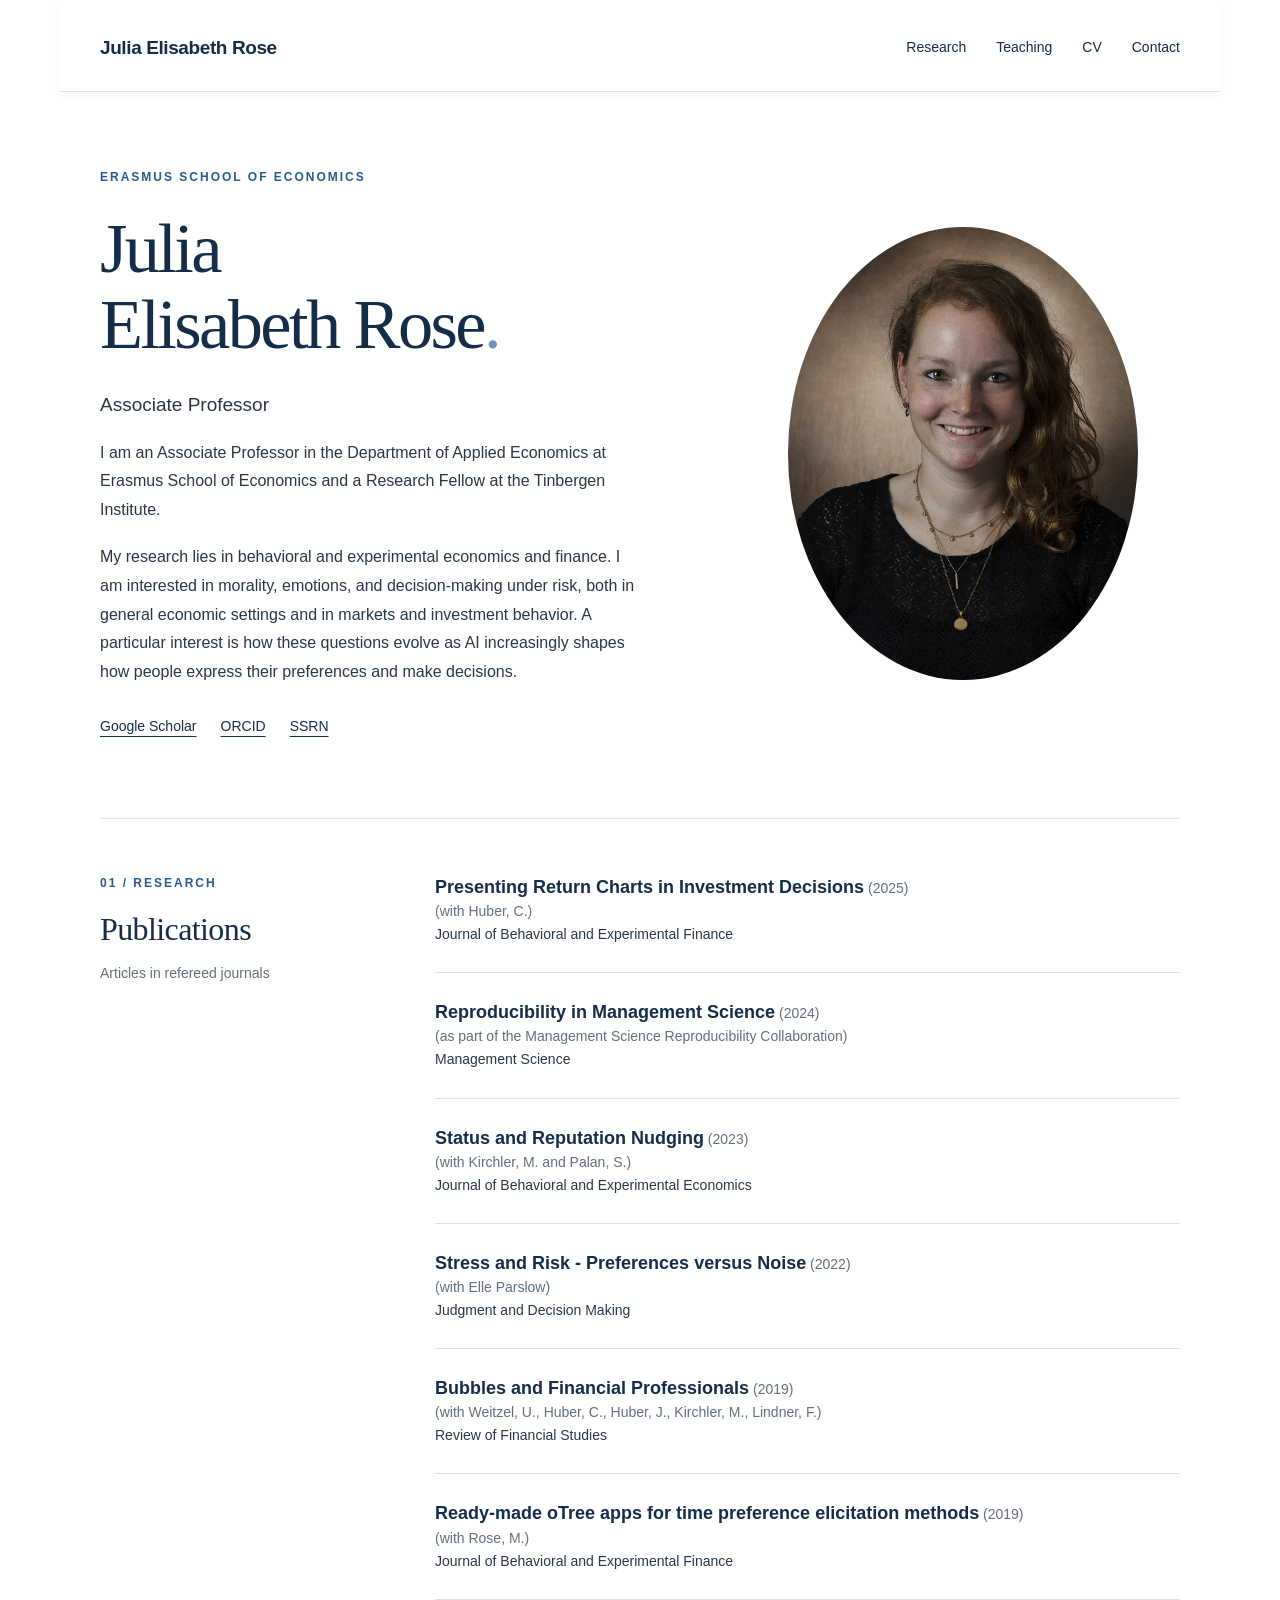
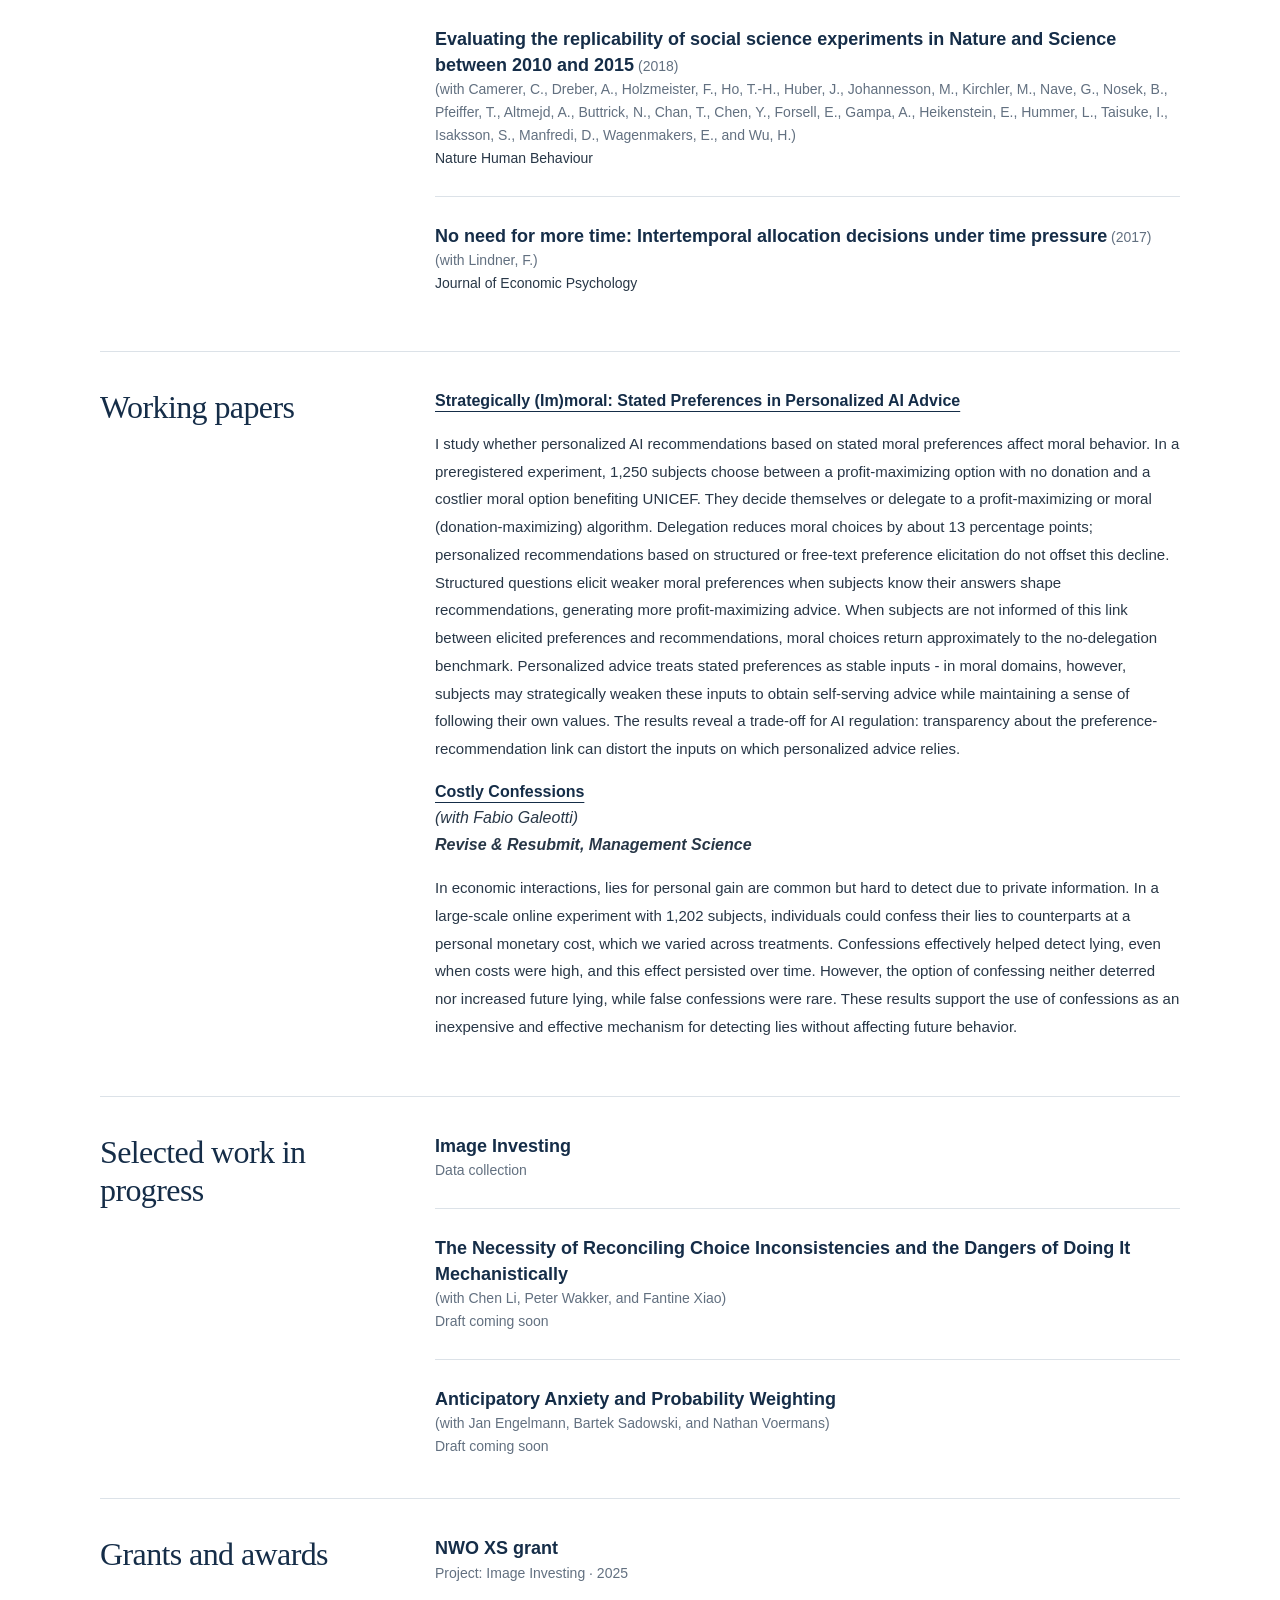
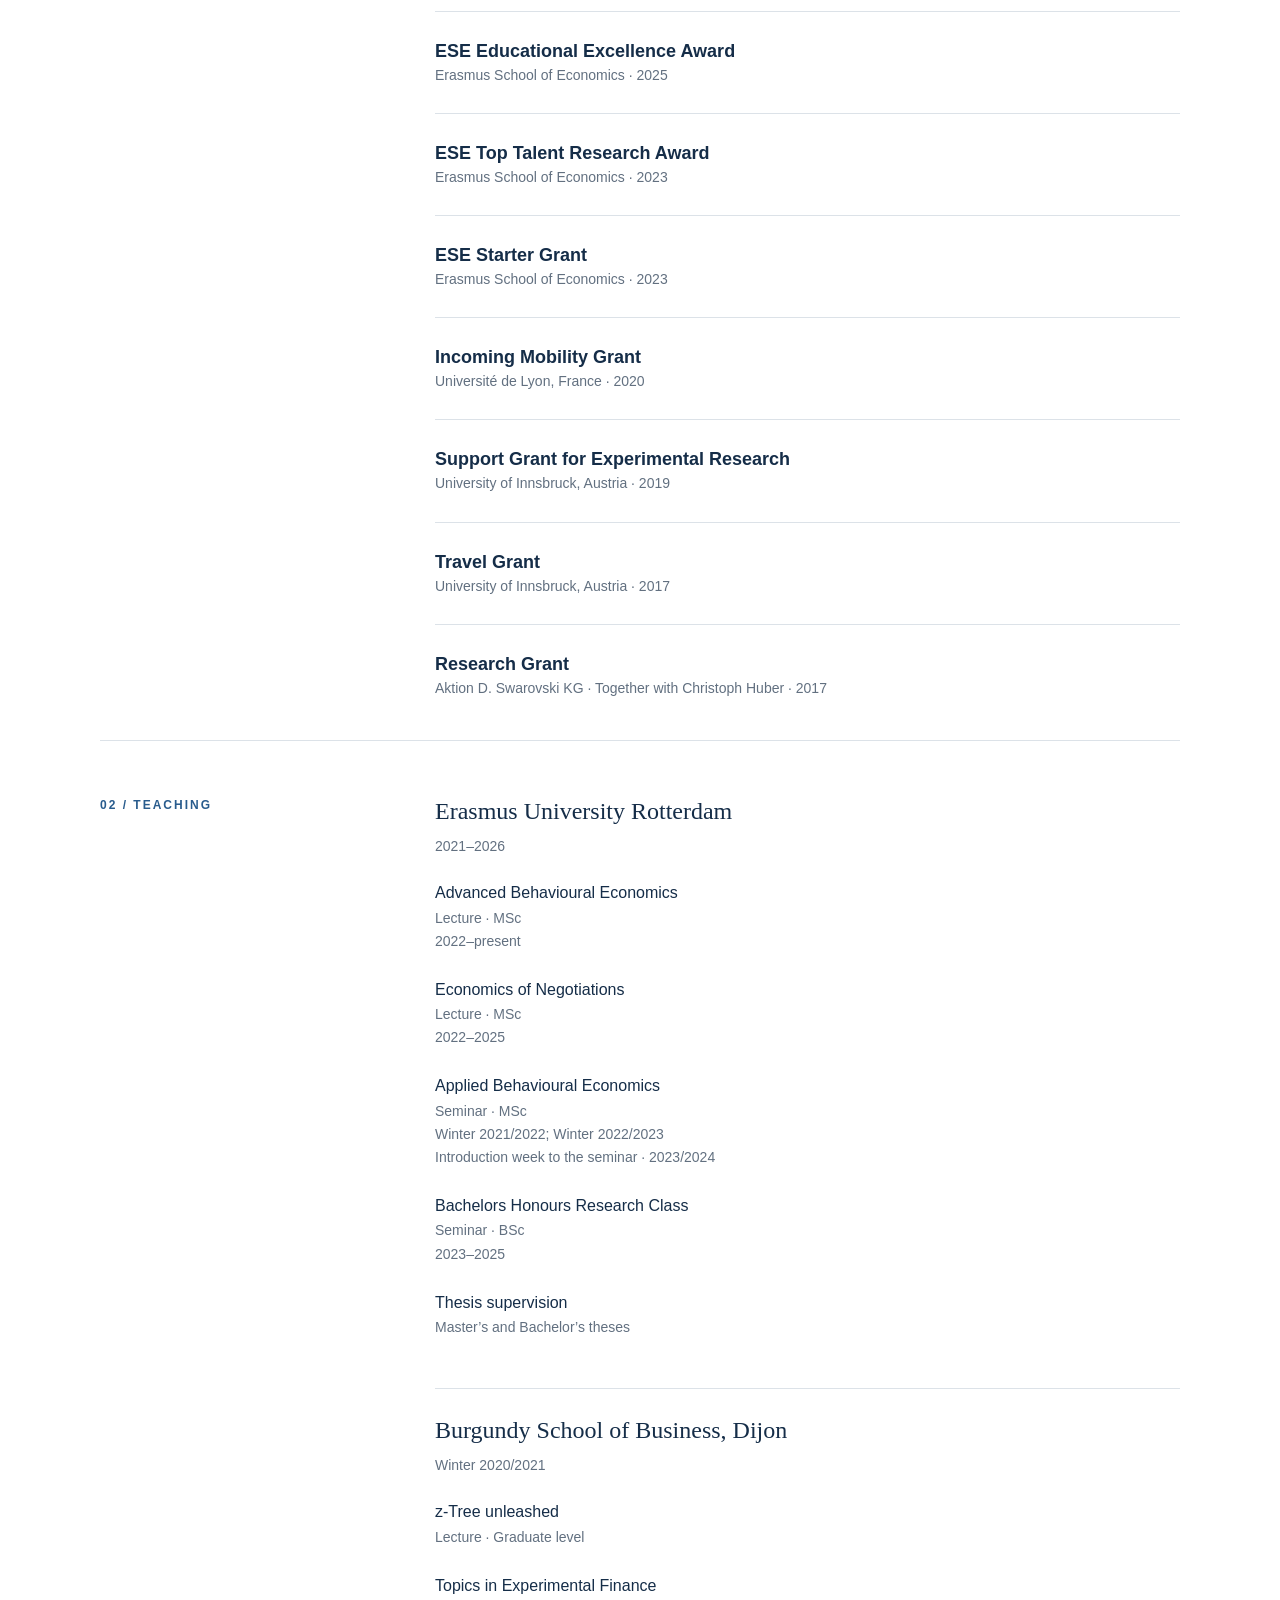
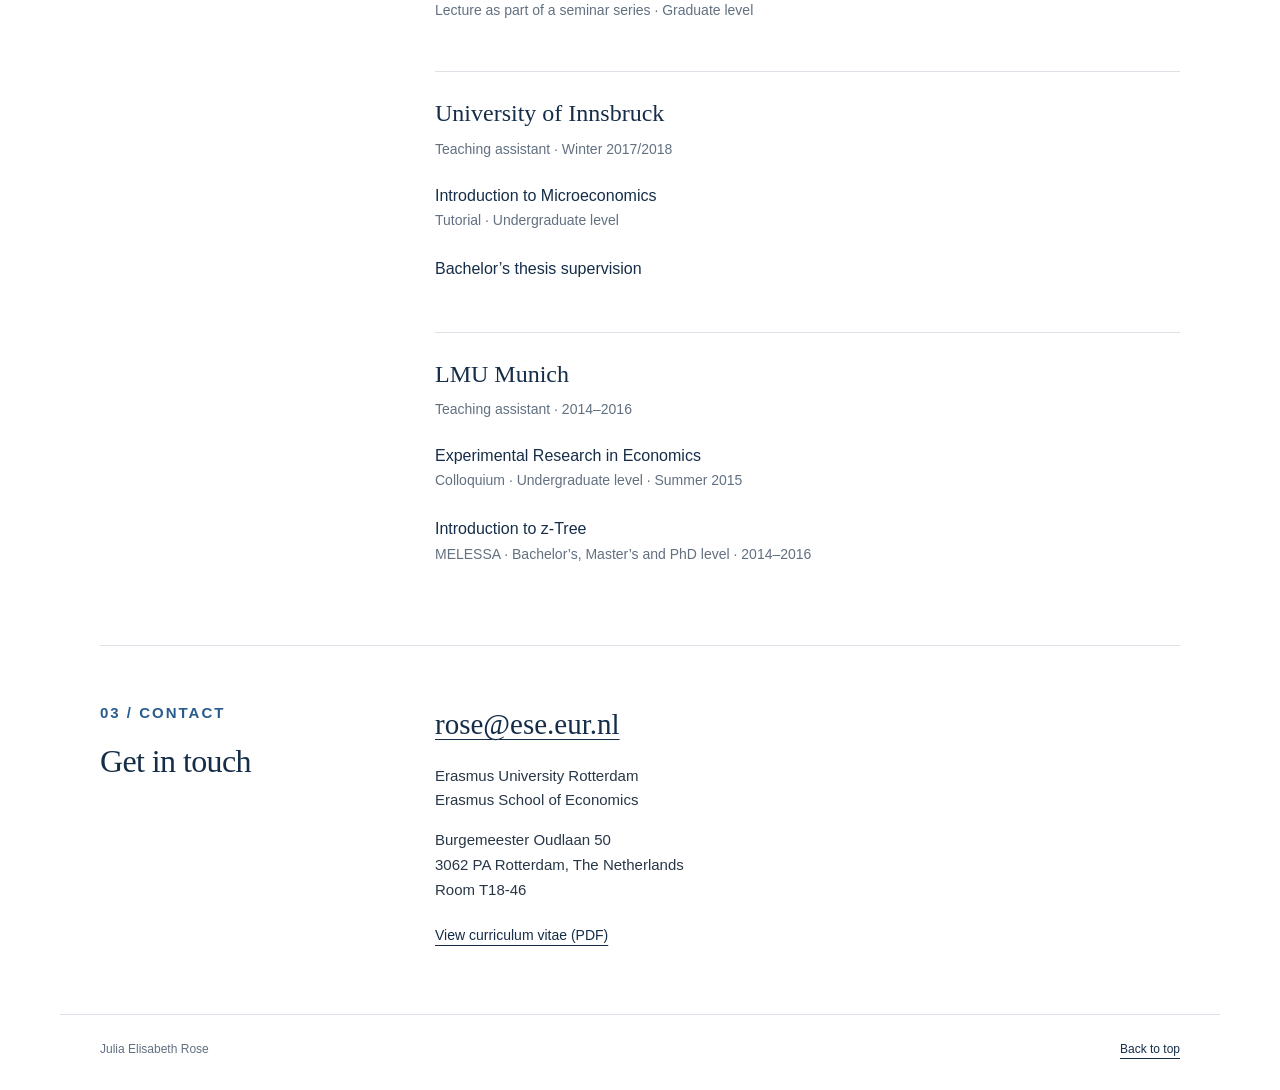
<file: index.html>
<!DOCTYPE html>

<html lang="en">
<head>
  <meta charset="utf-8"/>
  <meta content="width=device-width,initial-scale=1" name="viewport"/>
  <title>Julia Elisabeth Rose | Behavioral &amp; Experimental Economics</title>
  <meta content="Julia Elisabeth Rose, Associate Professor at Erasmus School of Economics. Research in behavioral and experimental economics and finance." name="description"/>
  <link href="assets/favicon.svg" rel="icon" type="image/svg+xml"/>
  <link href="style.css" rel="stylesheet"/>
</head>
<body>
  <a class="skip" href="#main">Skip to content</a>

  <header>
    <a class="brand" href="#home">Julia Elisabeth Rose</a>
    <nav aria-label="Main navigation">
      <a href="#research">Research</a>
      <a href="#teaching">Teaching</a>
      <a href="assets/cv-julia-rose.pdf">CV</a>
      <a href="#contact">Contact</a>
    </nav>
  </header>

  <main id="main">
    <section class="hero" id="home">
      <div class="intro">
        <p class="eyebrow">Erasmus School of Economics</p>
        <h1>Julia<br/>Elisabeth Rose<span class="period">.</span></h1>
        <p class="role">Associate Professor</p>

        <div class="bio">
          <p>I am an Associate Professor in the Department of Applied Economics at Erasmus School of Economics and a Research Fellow at the Tinbergen Institute.</p>
          <p>My research lies in behavioral and experimental economics and finance. I am interested in morality, emotions, and decision-making under risk, both in general economic settings and in markets and investment behavior. A particular interest is how these questions evolve as AI increasingly shapes how people express their preferences and make decisions.</p>
        </div>

        <div class="profile-links">
          <a href="https://scholar.google.com/citations?user=Se4szUAAAAAJ">Google Scholar</a>
          <a href="https://orcid.org/0000-0002-9259-826X">ORCID</a>
          <a href="https://papers.ssrn.com/sol3/cf_dev/AbsByAuth.cfm?per_id=4425762">SSRN</a>
        </div>
      </div>

      <figure>
        <img alt="Julia Elisabeth Rose" height="756" src="assets/julia-rose.jpg" width="585"/>
      </figure>
    </section>

    <section class="section" id="research">
      <div class="section-heading">
        <p class="eyebrow">01 / Research</p>
        <h2>Publications</h2>
        <p>Articles in refereed journals</p>
      </div>

      <div class="section-body">
        <article class="paper">
          <p>
            <strong><a href="https://www.sciencedirect.com/science/article/pii/S2214635025000218">Presenting Return Charts in Investment Decisions</a></strong> (2025)<br/>
            <em>(with Huber, C.)</em><br/>
            <strong>Journal of Behavioral and Experimental Finance</strong>
          </p>
        </article>

        <article class="paper">
          <p>
            <a href="https://pubsonline.informs.org/doi/10.1287/mnsc.2023.03556"><strong>Reproducibility in <em>Management</em> <em>Science</em></strong></a> (2024)<br/>
            <em>(as part of the Management Science Reproducibility Collaboration)</em><br/>
            <strong>Management Science</strong>
          </p>
        </article>

        <article class="paper">
          <p>
            <strong><a href="https://www.sciencedirect.com/science/article/pii/S2214804323000575">Status and Reputation Nudging</a></strong> (2023)<br/>
            <em>(with Kirchler, M. and Palan, S.)</em><br/>
            <strong>Journal of Behavioral and Experimental Economics</strong>
          </p>
        </article>

        <article class="paper">
          <p>
            <strong><a href="https://journal.sjdm.org/21/210824/jdm210824.pdf">Stress and Risk - Preferences versus Noise</a></strong> (2022)<br/>
            <em>(with Elle Parslow)</em><br/>
            <strong>Judgment and Decision Making</strong>
          </p>
        </article>

        <article class="paper">
          <p>
            <a href="https://academic.oup.com/rfs/article/33/6/2659/5555881"><strong>Bubbles and Financial Professionals</strong></a> (2019)<br/>
            <em>(with Weitzel, U., Huber, C., Huber, J., Kirchler, M., Lindner, F.)</em><br/>
            <strong>Review of Financial Studies</strong>
          </p>
        </article>

        <article class="paper">
          <p>
            <a href="https://www.sciencedirect.com/science/article/pii/S2214635018302648"><strong>Ready-made oTree apps for time preference elicitation methods</strong></a> (2019)<br/>
            <em>(with Rose, M.)</em><br/>
            <strong>Journal of Behavioral and Experimental Finance</strong>
          </p>
        </article>

        <article class="paper">
          <p>
            <a href="https://www.nature.com/articles/s41562-018-0399-z"><strong>Evaluating the replicability of social science experiments in Nature and Science between 2010 and 2015</strong></a> (2018)<br/>
            <em>(with Camerer, C., Dreber, A., Holzmeister, F., Ho, T.-H., Huber, J., Johannesson, M., Kirchler, M., Nave, G., Nosek, B., Pfeiffer, T., Altmejd, A., Buttrick, N., Chan, T., Chen, Y., Forsell, E., Gampa, A., Heikenstein, E., Hummer, L., Taisuke, I., Isaksson, S., Manfredi, D., Wagenmakers, E., and Wu, H.)</em><br/>
            <strong>Nature Human Behaviour</strong>
          </p>
        </article>

        <article class="paper">
          <p>
            <a href="https://www.sciencedirect.com/science/article/abs/pii/S0167487016304652"><strong>No need for more time: Intertemporal allocation decisions under time pressure</strong></a> (2017)<br/>
            <em>(with Lindner, F.)</em><br/>
            <strong>Journal of Economic Psychology</strong>
          </p>
        </article>
      </div>
    </section>

    <section class="section secondary">
      <div class="section-heading">
        <h2>Working papers</h2>
      </div>

      <div class="section-body working">
        
          <p>
            <strong><a href="https://papers.ssrn.com/sol3/papers.cfm?abstract_id=7679999">Strategically (Im)moral: Stated Preferences in Personalized AI Advice</a></strong><br/>
          </p>
          <p>I study whether personalized AI recommendations based on stated moral preferences affect moral behavior. In a preregistered experiment, 1,250 subjects choose between a profit-maximizing option with no donation and a costlier moral option benefiting UNICEF. They decide themselves or delegate to a profit-maximizing or moral (donation-maximizing) algorithm. Delegation reduces moral choices by about 13 percentage points; personalized recommendations based on structured or free-text preference elicitation do not offset this decline. Structured questions elicit weaker moral preferences when subjects know their answers shape recommendations, generating more profit-maximizing advice. When subjects are not informed of this link between elicited preferences and recommendations, moral choices return approximately to the no-delegation benchmark. Personalized advice treats stated preferences as stable inputs - in moral domains, however, subjects may strategically weaken these inputs to obtain self-serving advice while maintaining a sense of following their own values. The results reveal a trade-off for AI regulation: transparency about the preference-recommendation link can distort the inputs on which personalized advice relies.</p>
       

        <p>
          <strong><a href="http://dx.doi.org/10.2139/ssrn.7670918">Costly Confessions</a></strong><br/>
          <em>(with Fabio Galeotti)</em><br/>
          <strong><em>Revise &amp; Resubmit, Management Science</em></strong>
        </p>
        <p>In economic interactions, lies for personal gain are common but hard to detect due to private information. In a large-scale online experiment with 1,202 subjects, individuals could confess their lies to counterparts at a personal monetary cost, which we varied across treatments. Confessions effectively helped detect lying, even when costs were high, and this effect persisted over time. However, the option of confessing neither deterred nor increased future lying, while false confessions were rare. These results support the use of confessions as an inexpensive and effective mechanism for detecting lies without affecting future behavior.</p>
      </div>
    </section>

    <section class="section secondary">
      <div class="section-heading">
        <h2>Selected work in progress</h2>
      </div>

      <div class="section-body">
        <article class="paper">
          <p>
            <strong>Image Investing</strong><br/>
            <em>Data collection</em>
          </p>
        </article>

        <article class="paper">
          <p>
            <strong>The Necessity of Reconciling Choice Inconsistencies and the Dangers of Doing It Mechanistically</strong><br/>
            <em>(with Chen Li, Peter Wakker, and Fantine Xiao)</em><br/>
            <em>Draft coming soon</em>
          </p>
        </article>

        <article class="paper">
          <p>
            <strong>Anticipatory Anxiety and Probability Weighting</strong><br/>
            <em>(with Jan Engelmann, Bartek Sadowski, and Nathan Voermans)</em><br/>
            <em>Draft coming soon</em>
          </p>
        </article>
      </div>
    </section>

    <section class="section secondary" id="grants">
      <div class="section-heading">
        <h2>Grants and awards</h2>
      </div>

      <div class="section-body">
        <article class="paper">
          <p><strong>NWO XS grant</strong><br/>Project: Image Investing · 2025</p>
        </article>
        <article class="paper">
          <p><strong>ESE Educational Excellence Award</strong><br/>Erasmus School of Economics · 2025</p>
        </article>
        <article class="paper">
          <p><strong>ESE Top Talent Research Award</strong><br/>Erasmus School of Economics · 2023</p>
        </article>
        <article class="paper">
          <p><strong>ESE Starter Grant</strong><br/>Erasmus School of Economics · 2023</p>
        </article>
        <article class="paper">
          <p><strong>Incoming Mobility Grant</strong><br/>Université de Lyon, France · 2020</p>
        </article>
        <article class="paper">
          <p><strong>Support Grant for Experimental Research</strong><br/>University of Innsbruck, Austria · 2019</p>
        </article>
        <article class="paper">
          <p><strong>Travel Grant</strong><br/>University of Innsbruck, Austria · 2017</p>
        </article>
        <article class="paper">
          <p><strong>Research Grant</strong><br/>Aktion D. Swarovski KG · Together with Christoph Huber · 2017</p>
        </article>
      </div>
    </section>

    <section class="section" id="teaching">
      <div class="section-heading">
        <p class="eyebrow">02 / Teaching</p>
      </div>

      <div class="section-body">
        <article class="teaching-row">
          <h3>Erasmus University Rotterdam</h3>
          <p class="teaching-period">2021–2026</p>
          <ul class="course-list">
            <li>
              <strong>Advanced Behavioural Economics</strong>
              <span>Lecture · MSc</span>
              <span>2022–present</span>
            </li>
            <li>
              <strong>Economics of Negotiations</strong>
              <span>Lecture · MSc</span>
              <span>2022–2025</span>
            </li>
            <li>
              <strong>Applied Behavioural Economics</strong>
              <span>Seminar · MSc</span>
              <span>Winter 2021/2022; Winter 2022/2023</span>
              <span>Introduction week to the seminar · 2023/2024</span>
            </li>
            <li>
              <strong>Bachelors Honours Research Class</strong>
              <span>Seminar · BSc</span>
              <span>2023–2025</span>
            </li>
            <li>
              <strong>Thesis supervision</strong>
              <span>Master’s and Bachelor’s theses</span>
            </li>
          </ul>
        </article>

        <article class="teaching-row">
          <h3>Burgundy School of Business, Dijon</h3>
          <p class="teaching-period">Winter 2020/2021</p>
          <ul class="course-list">
            <li>
              <strong>z-Tree unleashed</strong>
              <span>Lecture · Graduate level</span>
            </li>
            <li>
              <strong>Topics in Experimental Finance</strong>
              <span>Lecture as part of a seminar series · Graduate level</span>
            </li>
          </ul>
        </article>

        <article class="teaching-row">
          <h3>University of Innsbruck</h3>
          <p class="teaching-period">Teaching assistant · Winter 2017/2018</p>
          <ul class="course-list">
            <li>
              <strong>Introduction to Microeconomics</strong>
              <span>Tutorial · Undergraduate level</span>
            </li>
            <li>
              <strong>Bachelor’s thesis supervision</strong>
            </li>
          </ul>
        </article>

        <article class="teaching-row">
          <h3>LMU Munich</h3>
          <p class="teaching-period">Teaching assistant · 2014–2016</p>
          <ul class="course-list">
            <li>
              <strong>Experimental Research in Economics</strong>
              <span>Colloquium · Undergraduate level · Summer 2015</span>
            </li>
            <li>
              <strong>Introduction to z-Tree</strong>
              <span>MELESSA · Bachelor’s, Master’s and PhD level · 2014–2016</span>
            </li>
          </ul>
        </article>
      </div>
    </section>

    <section class="section contact" id="contact">
      <div class="section-heading">
        <p class="eyebrow">03 / Contact</p>
        <h2>Get in touch</h2>
      </div>

      <div class="section-body">
        <a class="email" href="mailto:rose@ese.eur.nl">rose@ese.eur.nl</a>
        <p>Erasmus University Rotterdam<br/>Erasmus School of Economics</p>
        <address>
          Burgemeester Oudlaan 50<br/>
          3062 PA Rotterdam, The Netherlands<br/>
          Room T18-46
        </address>
        <a class="cv" href="assets/cv-julia-rose.pdf">View curriculum vitae (PDF)</a>
      </div>
    </section>
  </main>

  <footer>
    <span>Julia Elisabeth Rose</span>
    <a href="#home">Back to top</a>
  </footer>
</body>
</html>
</file>
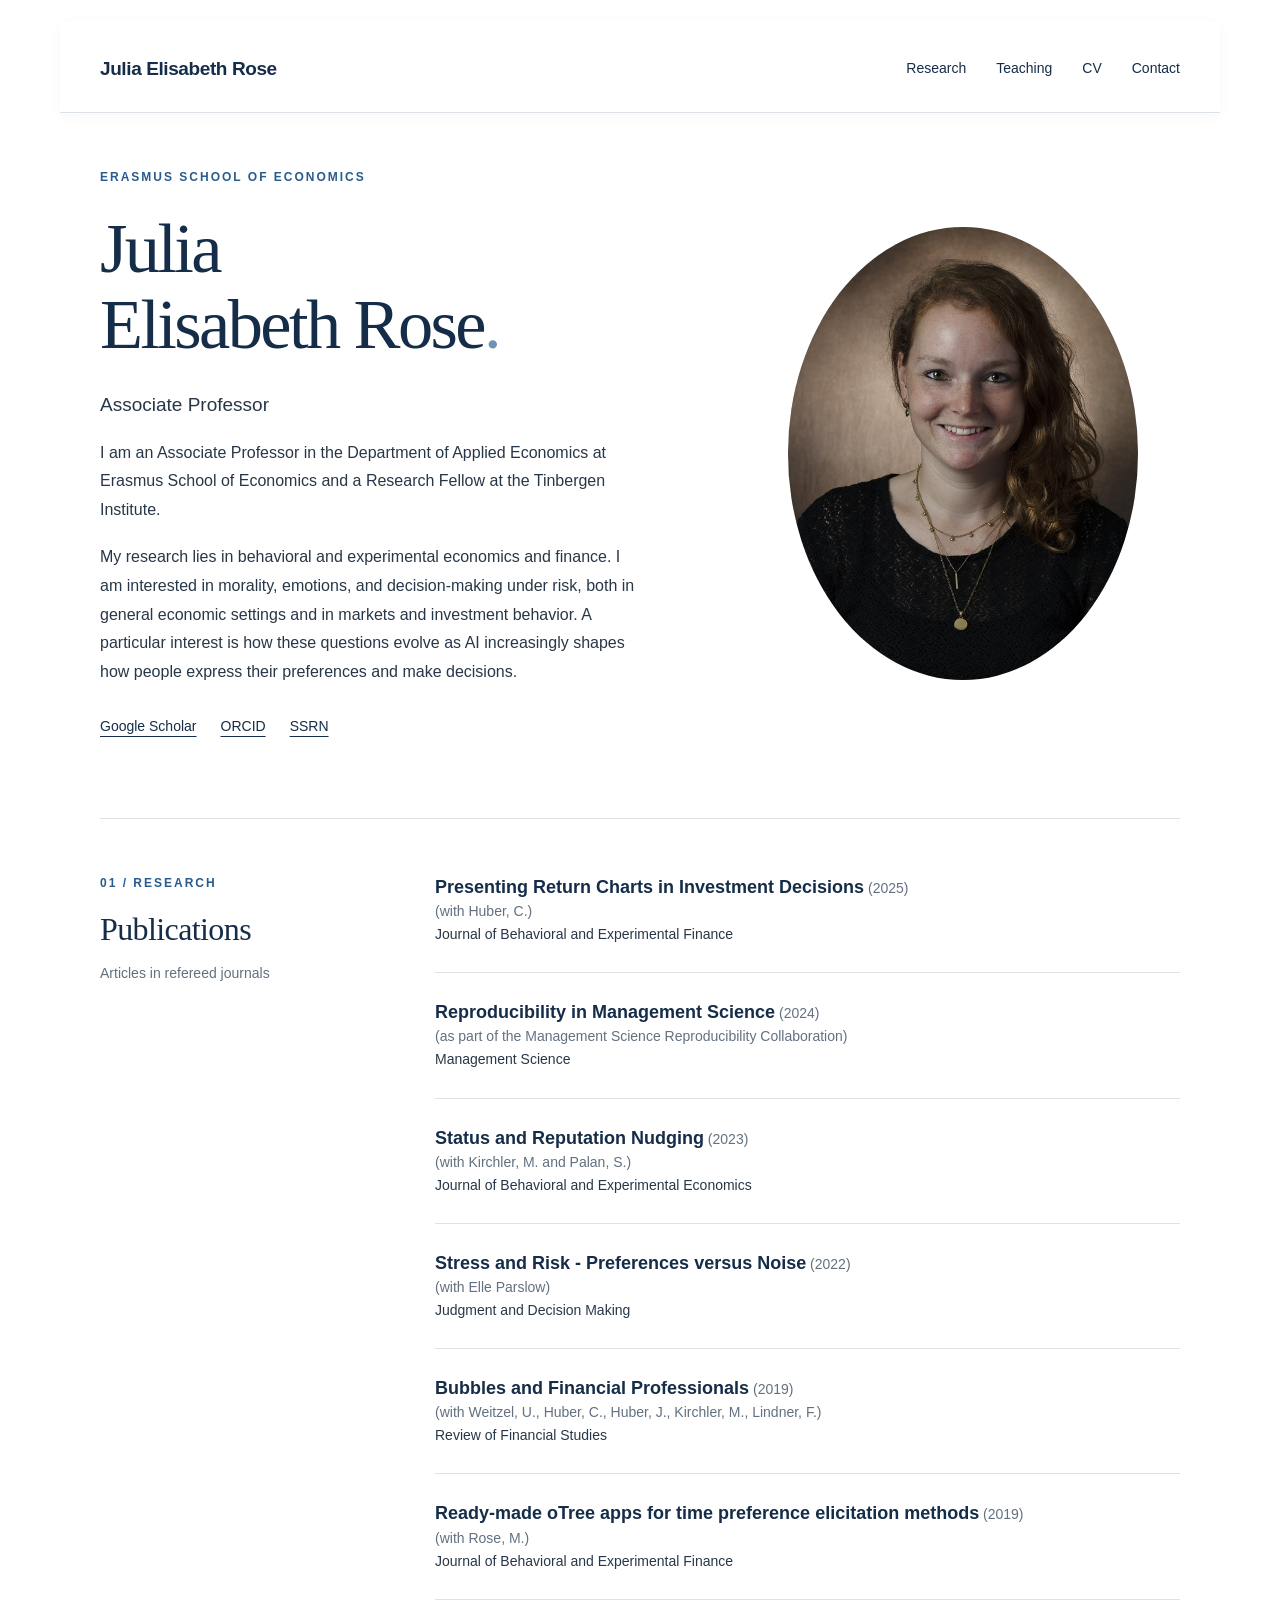
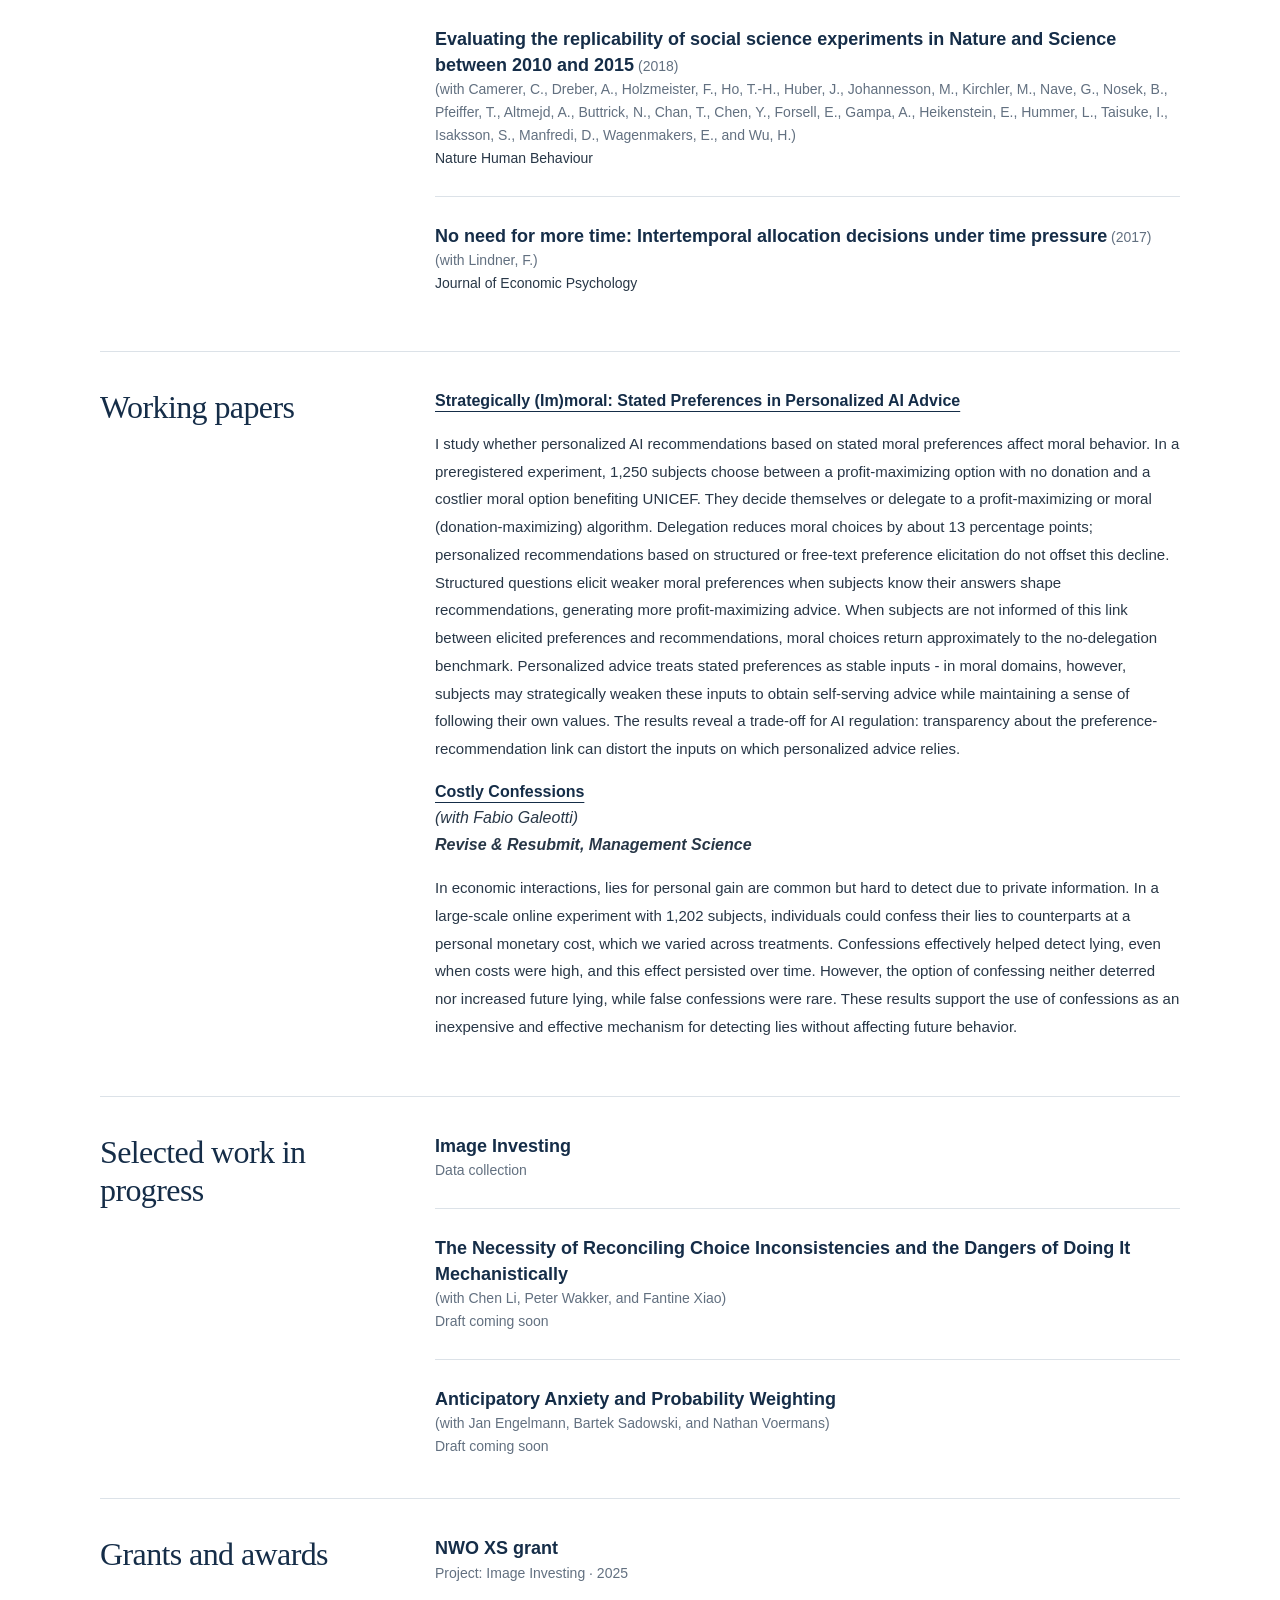
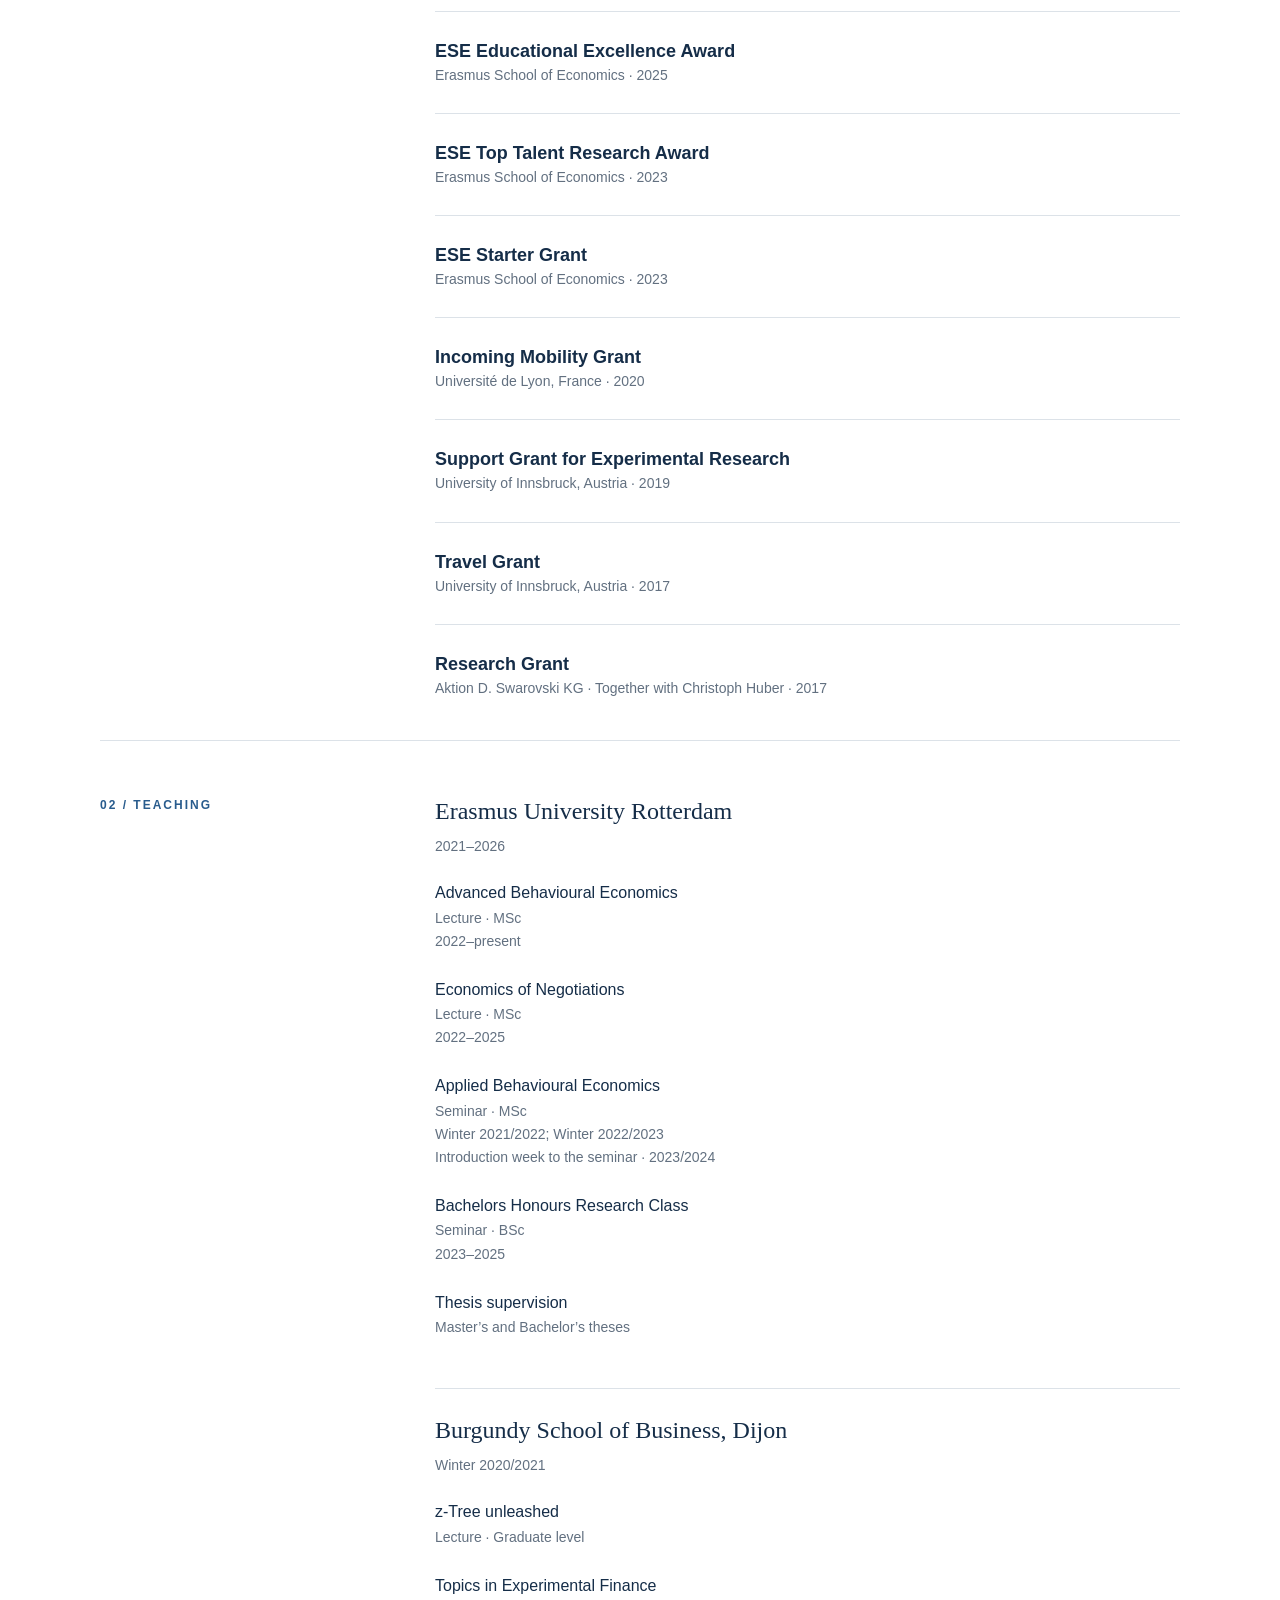
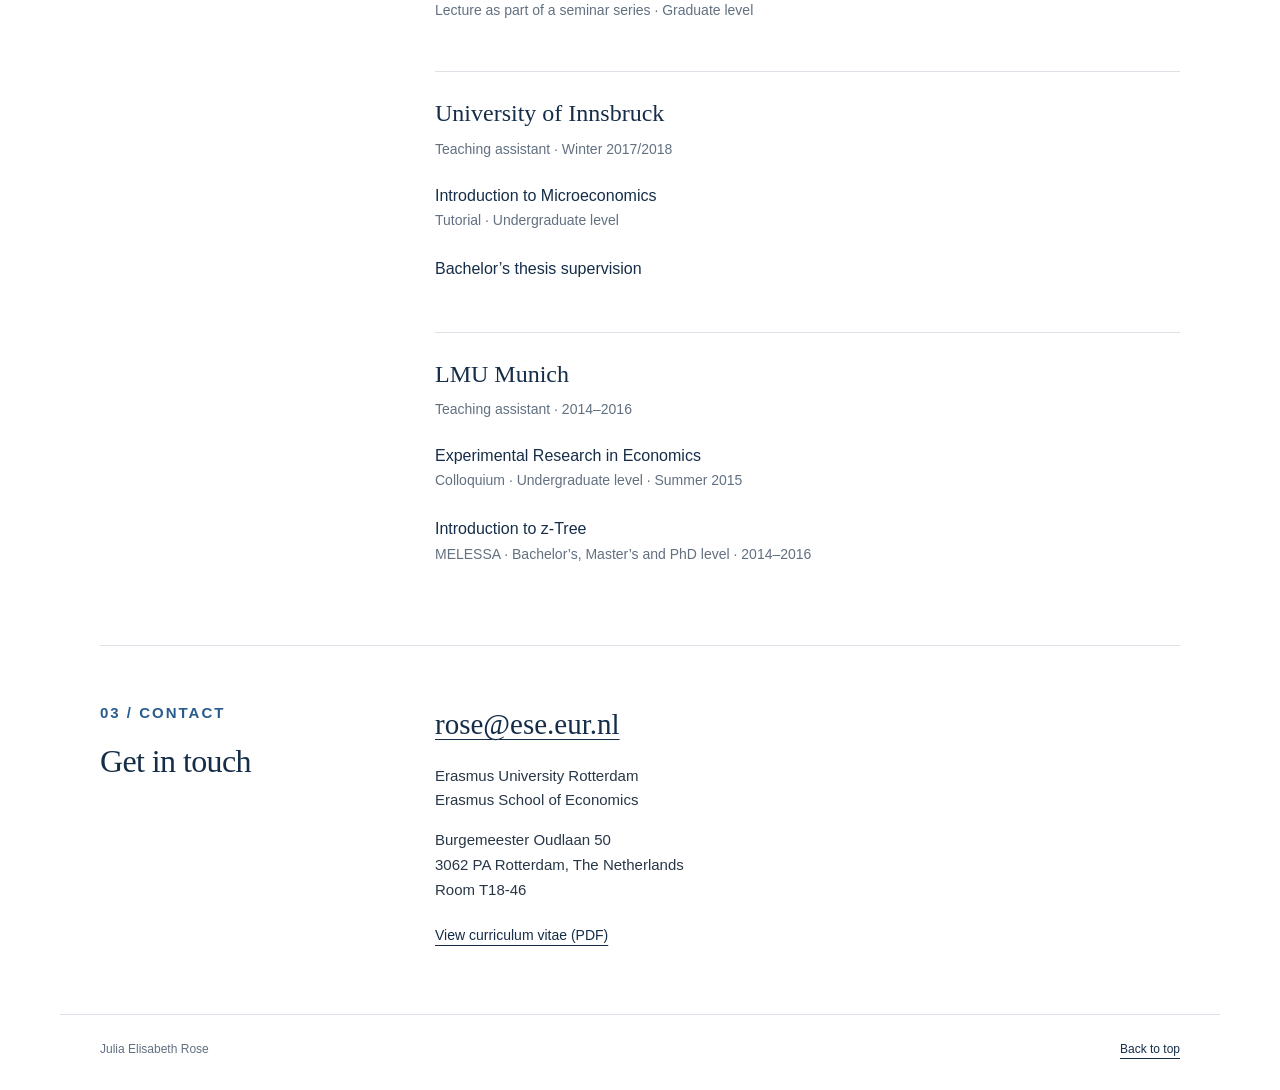
<file: contact/index.html>
<!doctype html><html lang="en"><head><meta charset="utf-8"><title>Julia Elisabeth Rose</title><meta http-equiv="refresh" content="0;url=../#contact"></head><body><a href="../#contact">Continue to Julia Elisabeth Rose’s website</a></body></html>
</file>
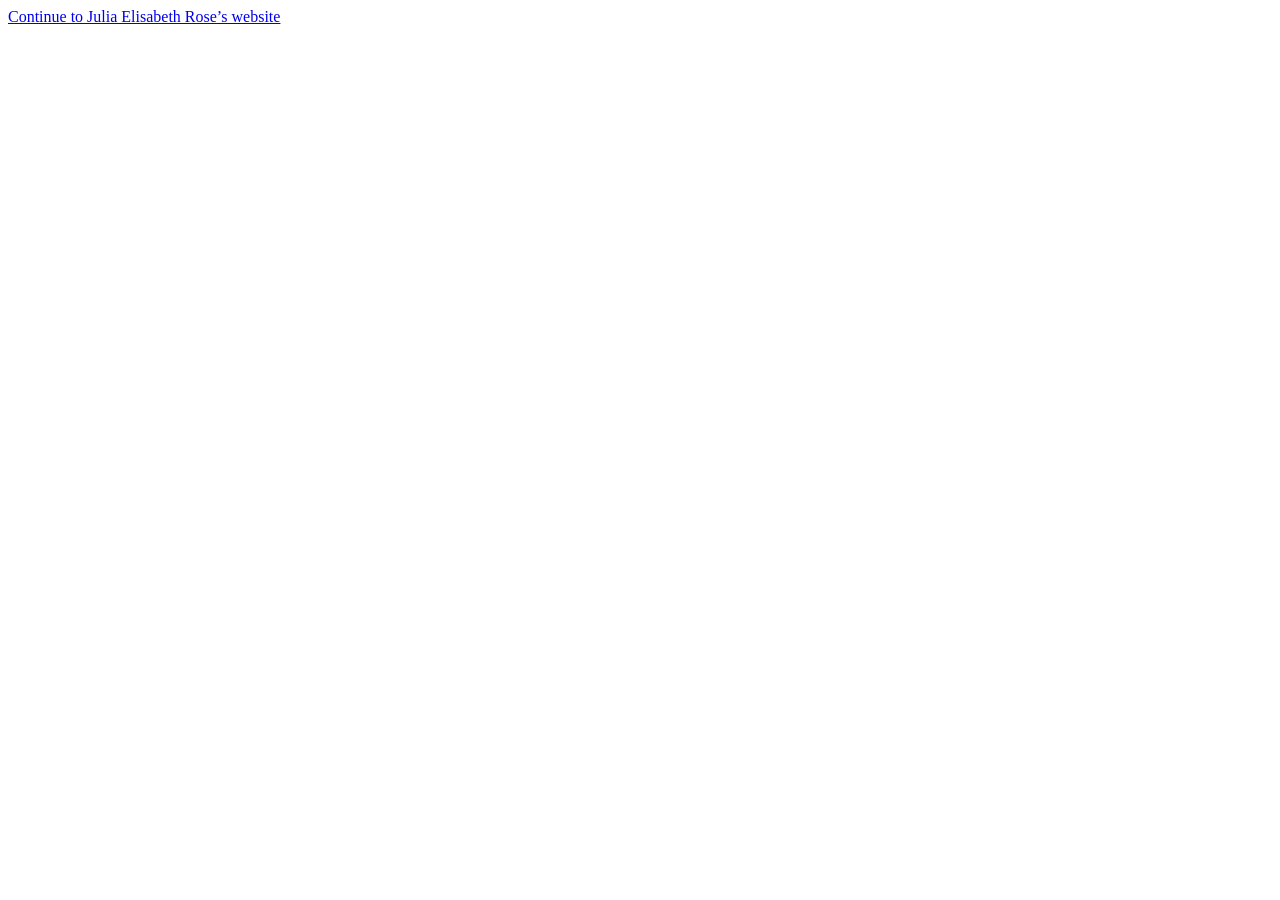
<file: cv/index.html>
<!doctype html><html lang="en"><head><meta charset="utf-8"><title>Julia Elisabeth Rose</title><meta http-equiv="refresh" content="0;url=../assets/cv-julia-rose.pdf"></head><body><a href="../assets/cv-julia-rose.pdf">Continue to Julia Elisabeth Rose’s website</a></body></html>
</file>
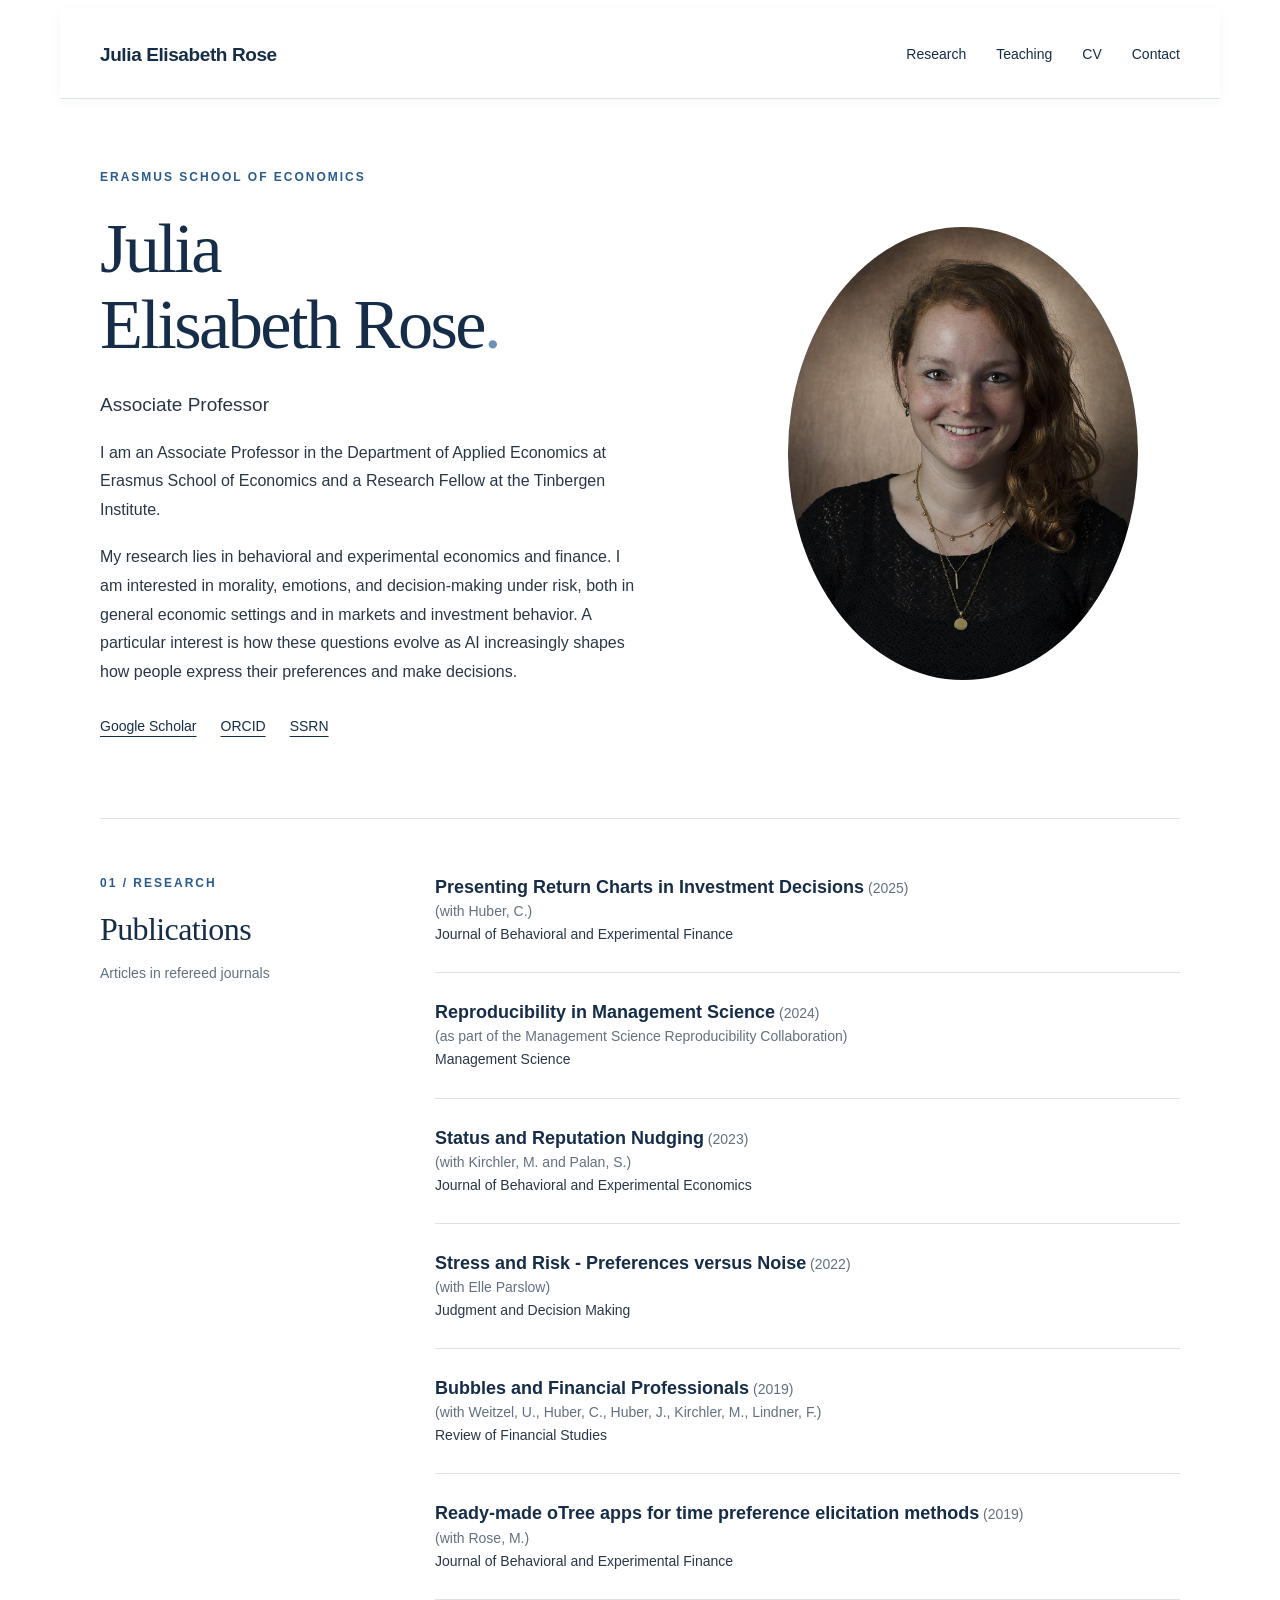
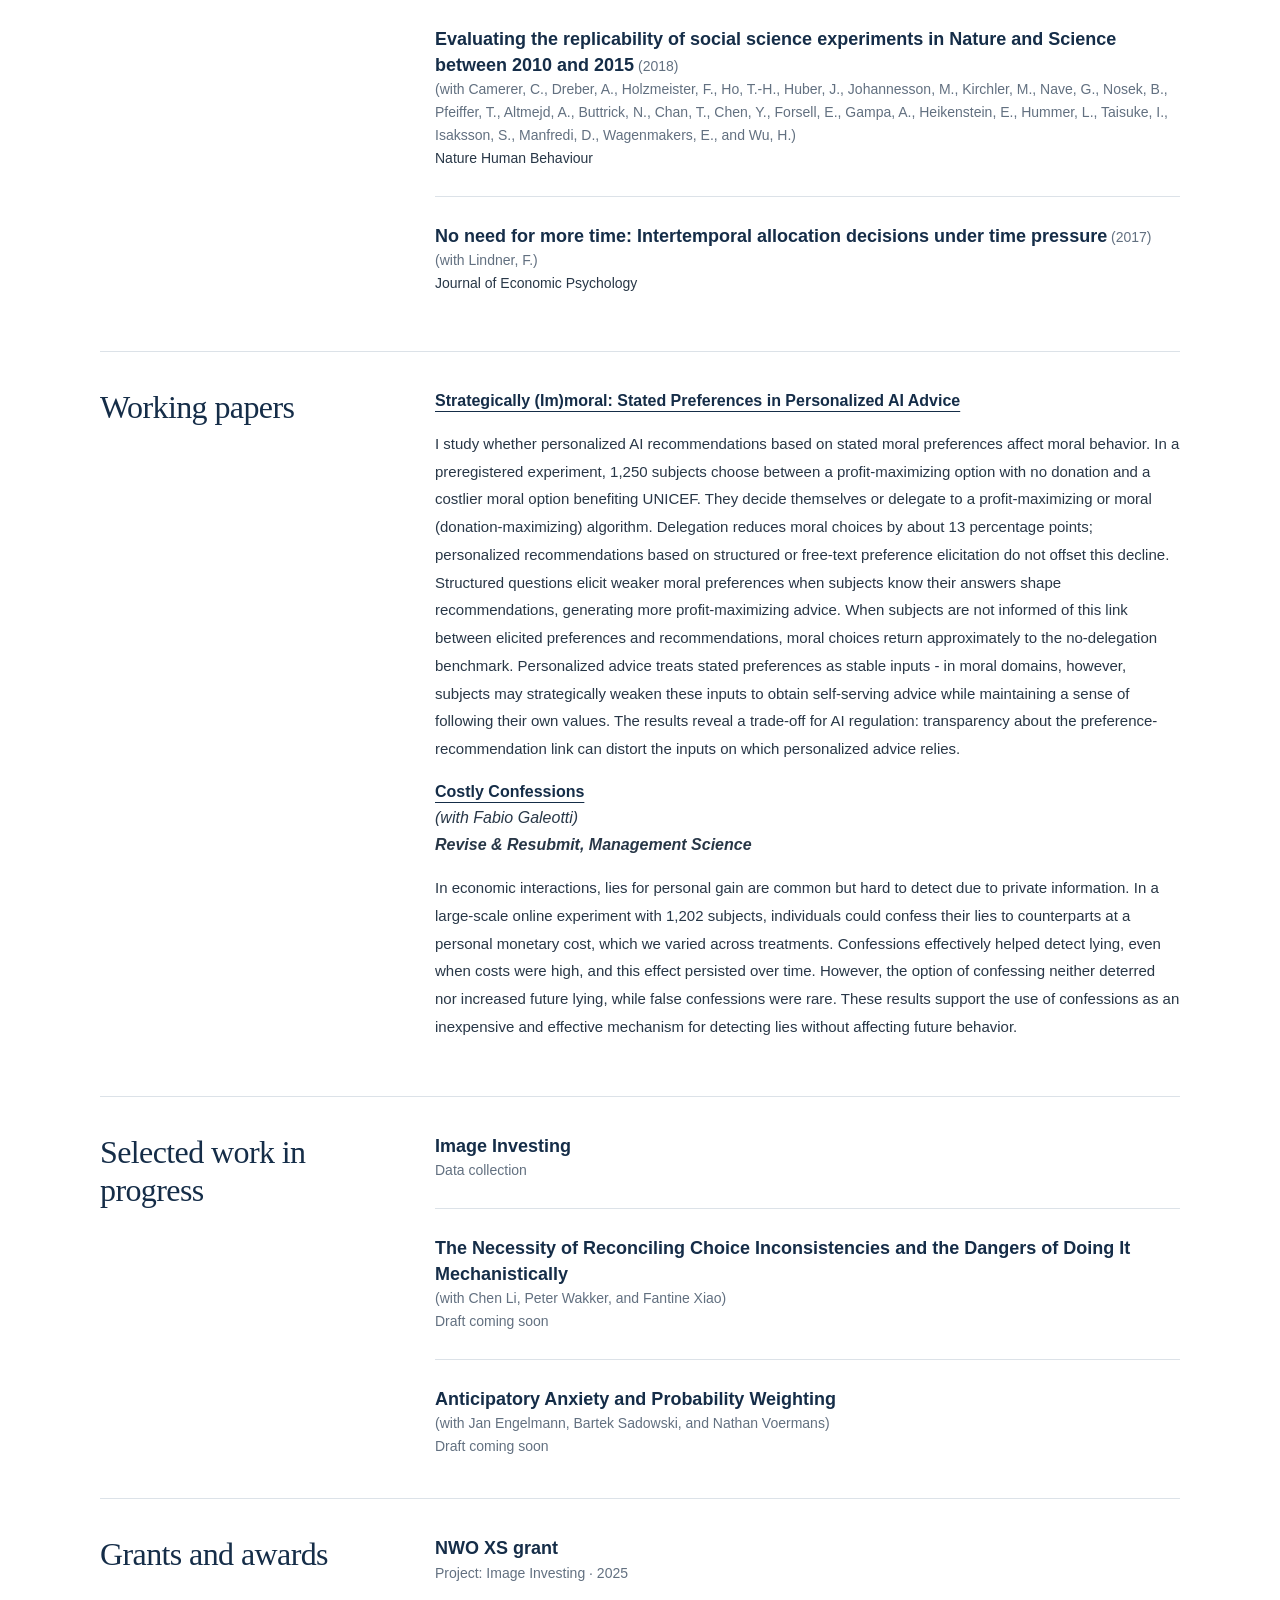
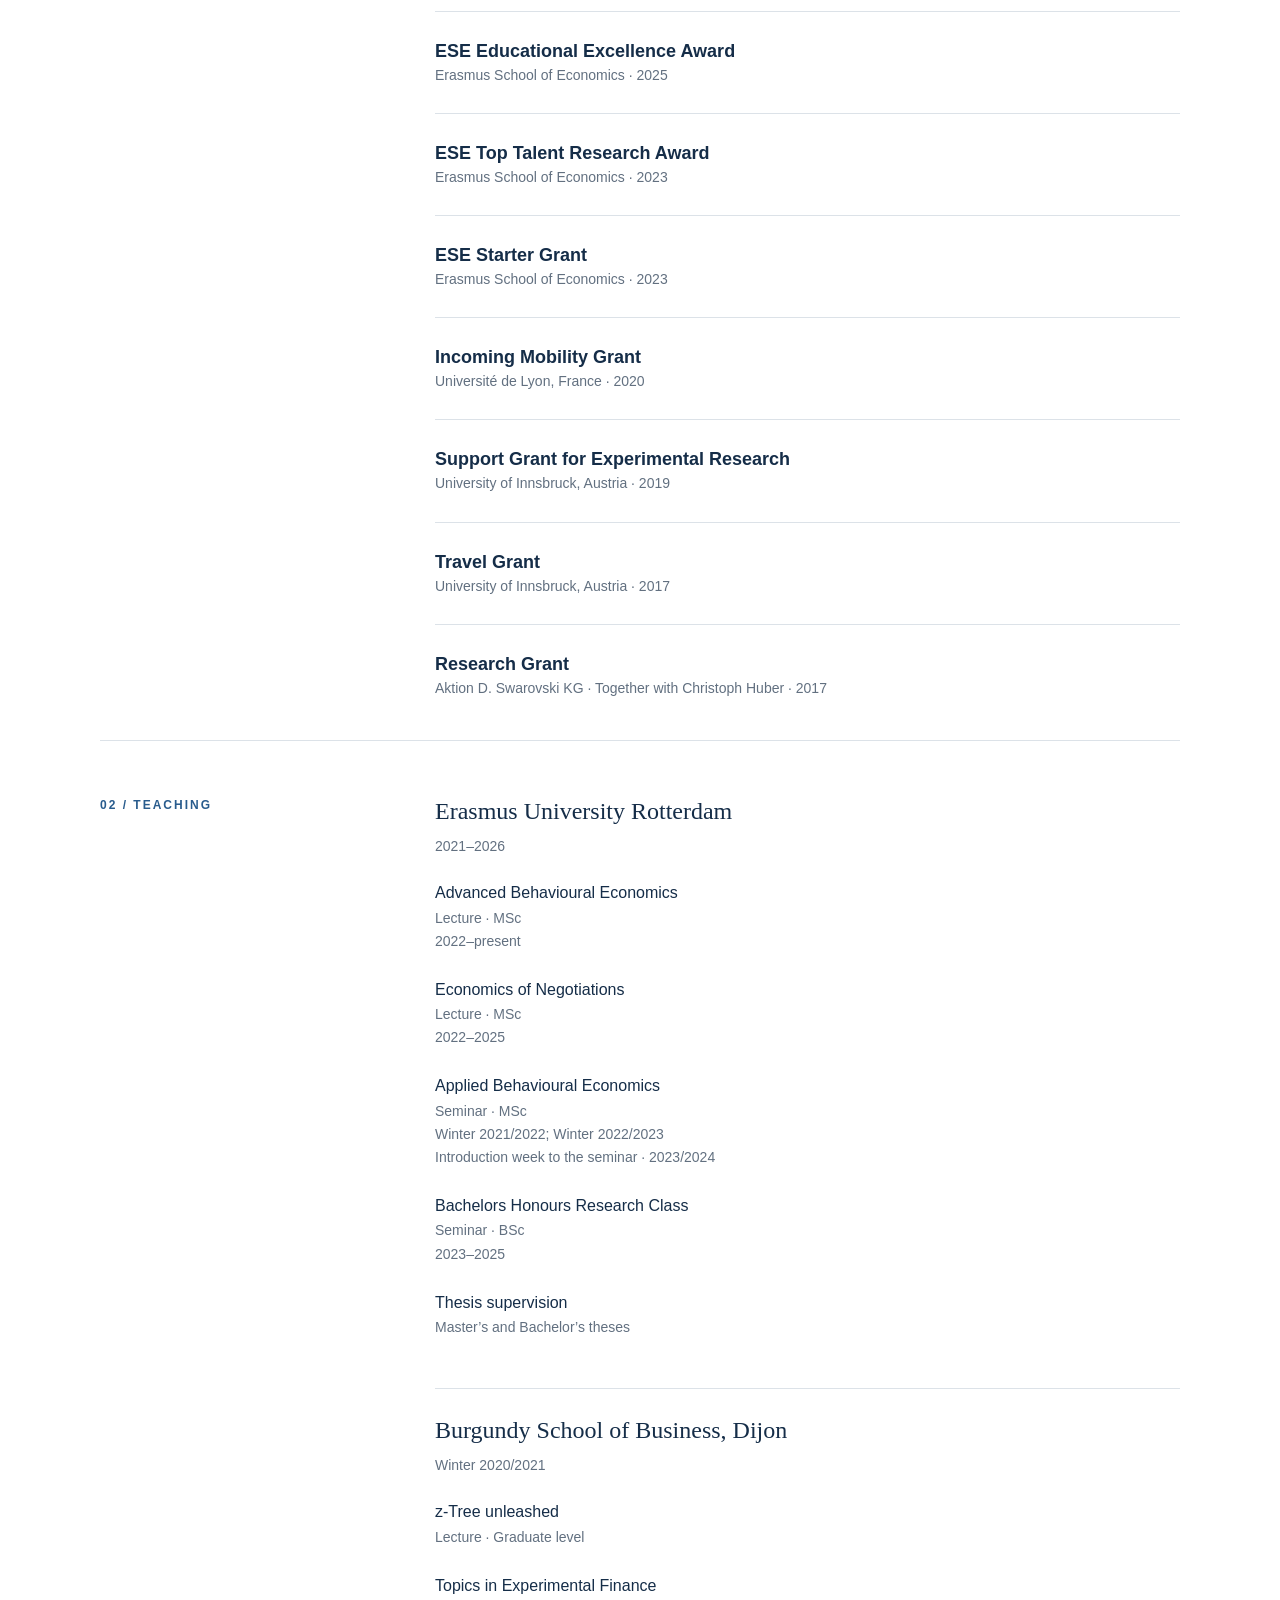
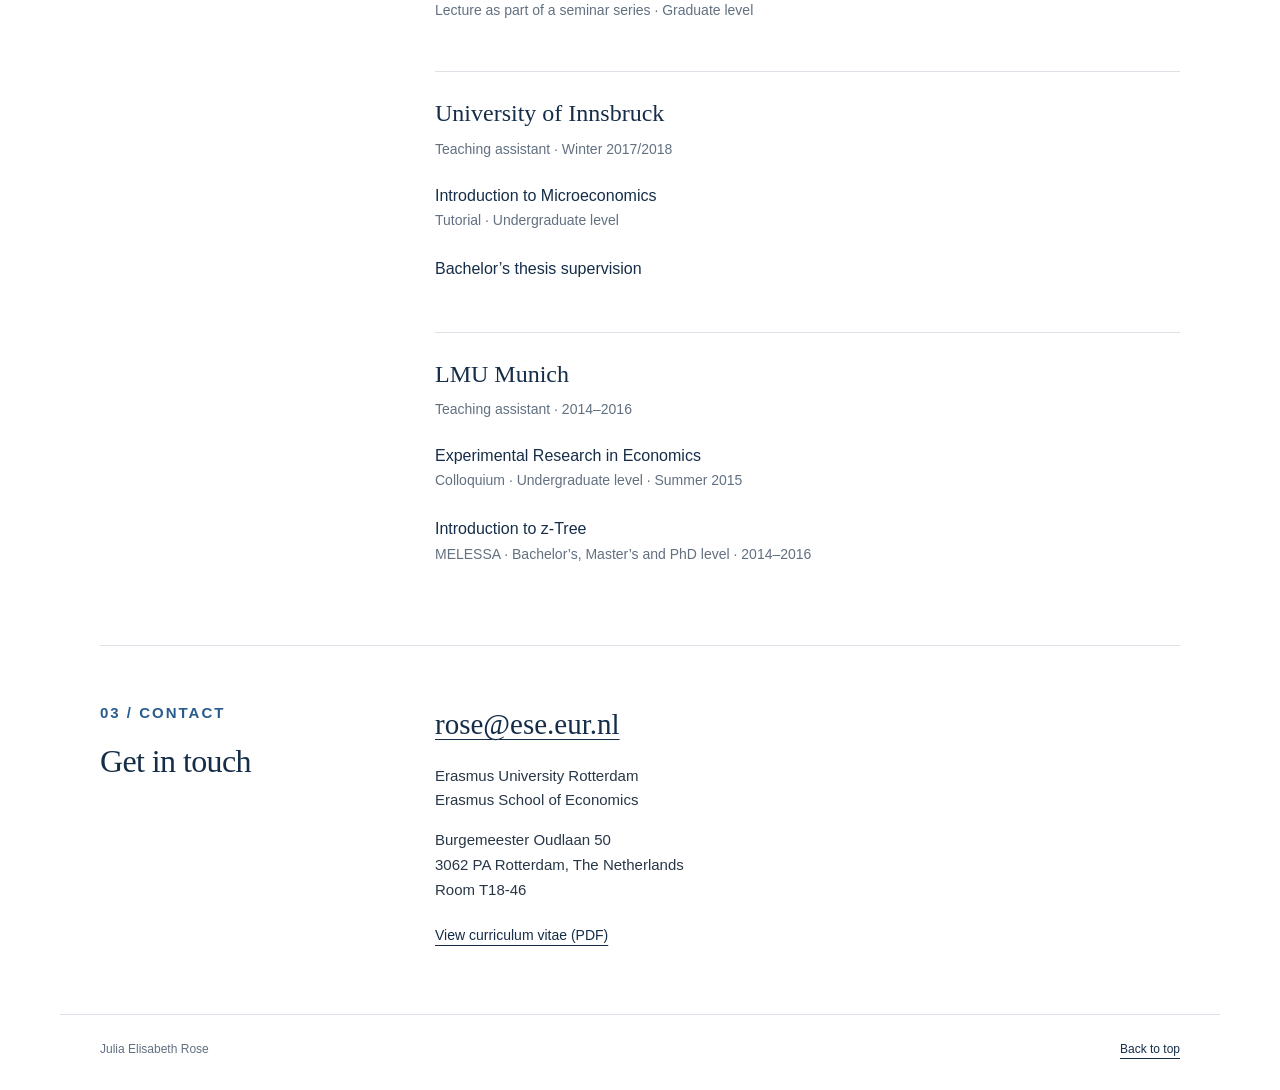
<file: research/index.html>
<!doctype html><html lang="en"><head><meta charset="utf-8"><title>Julia Elisabeth Rose</title><meta http-equiv="refresh" content="0;url=../#research"></head><body><a href="../#research">Continue to Julia Elisabeth Rose’s website</a></body></html>
</file>
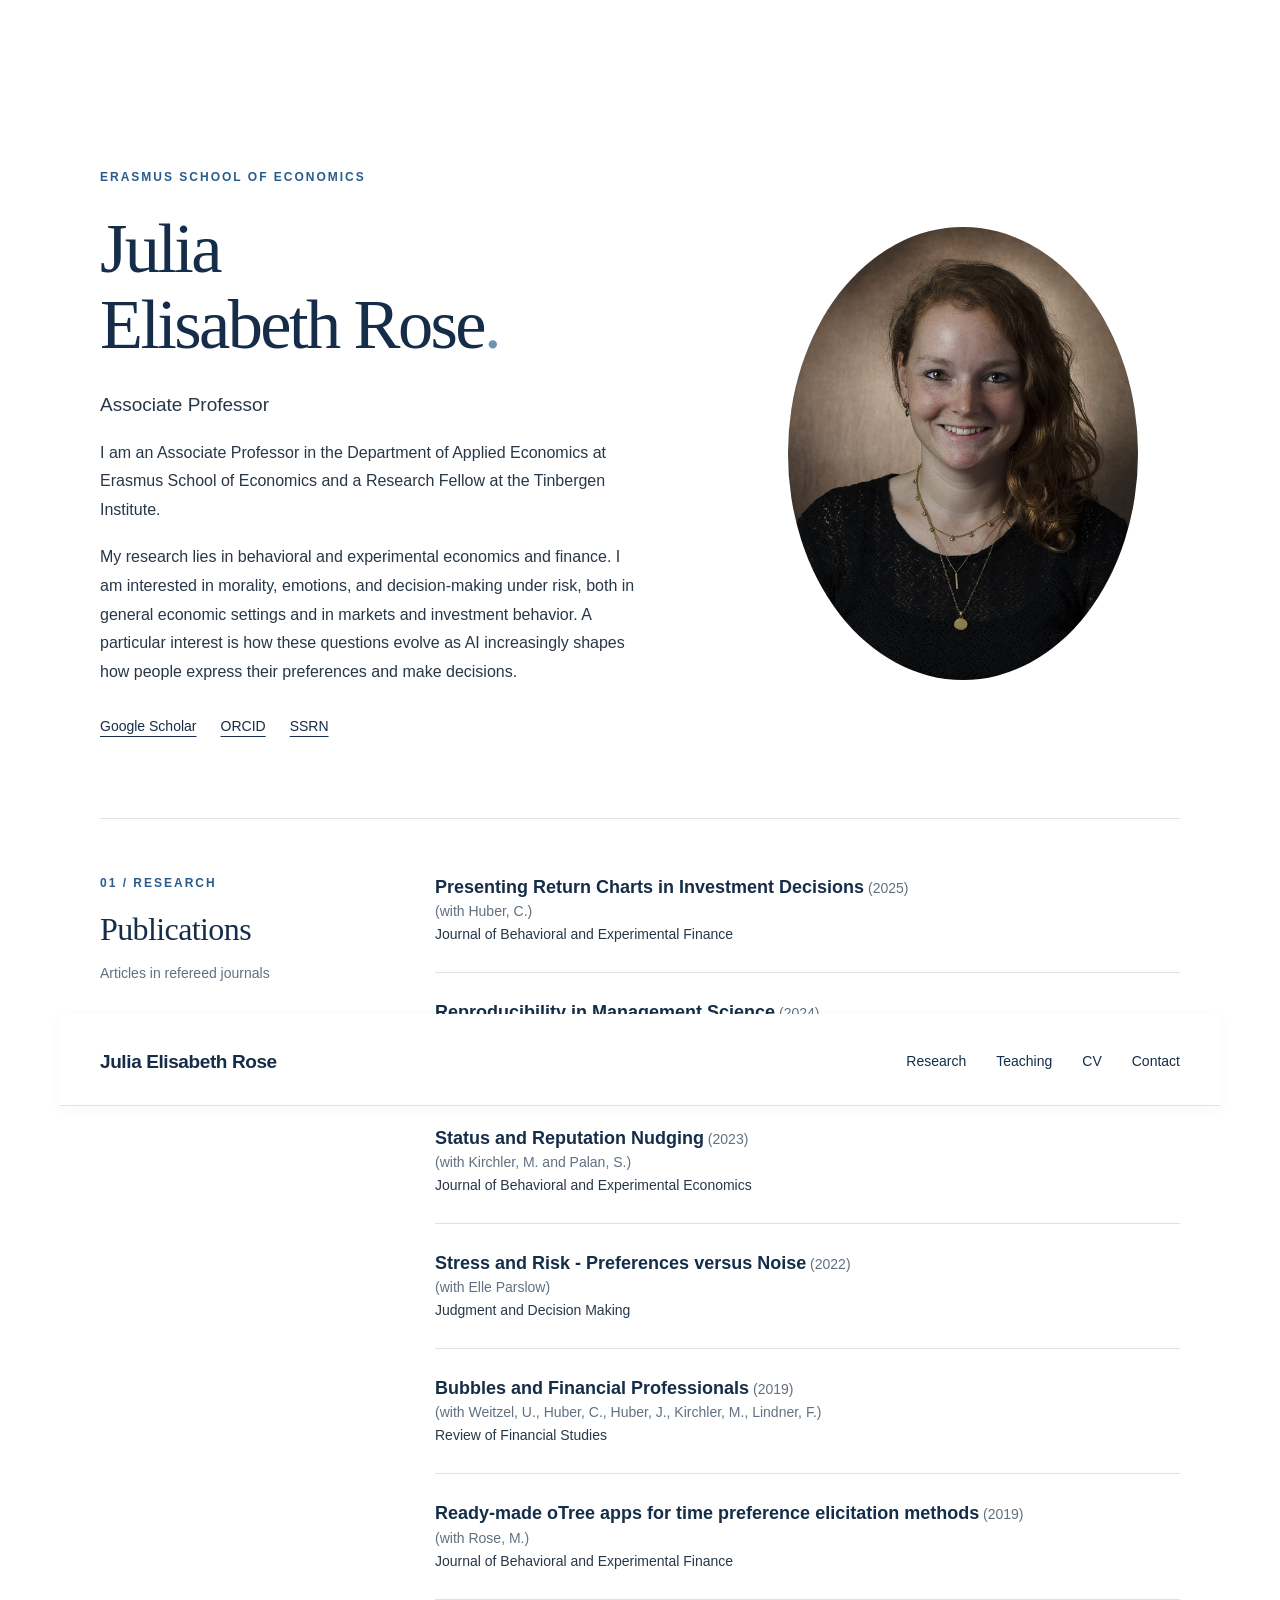
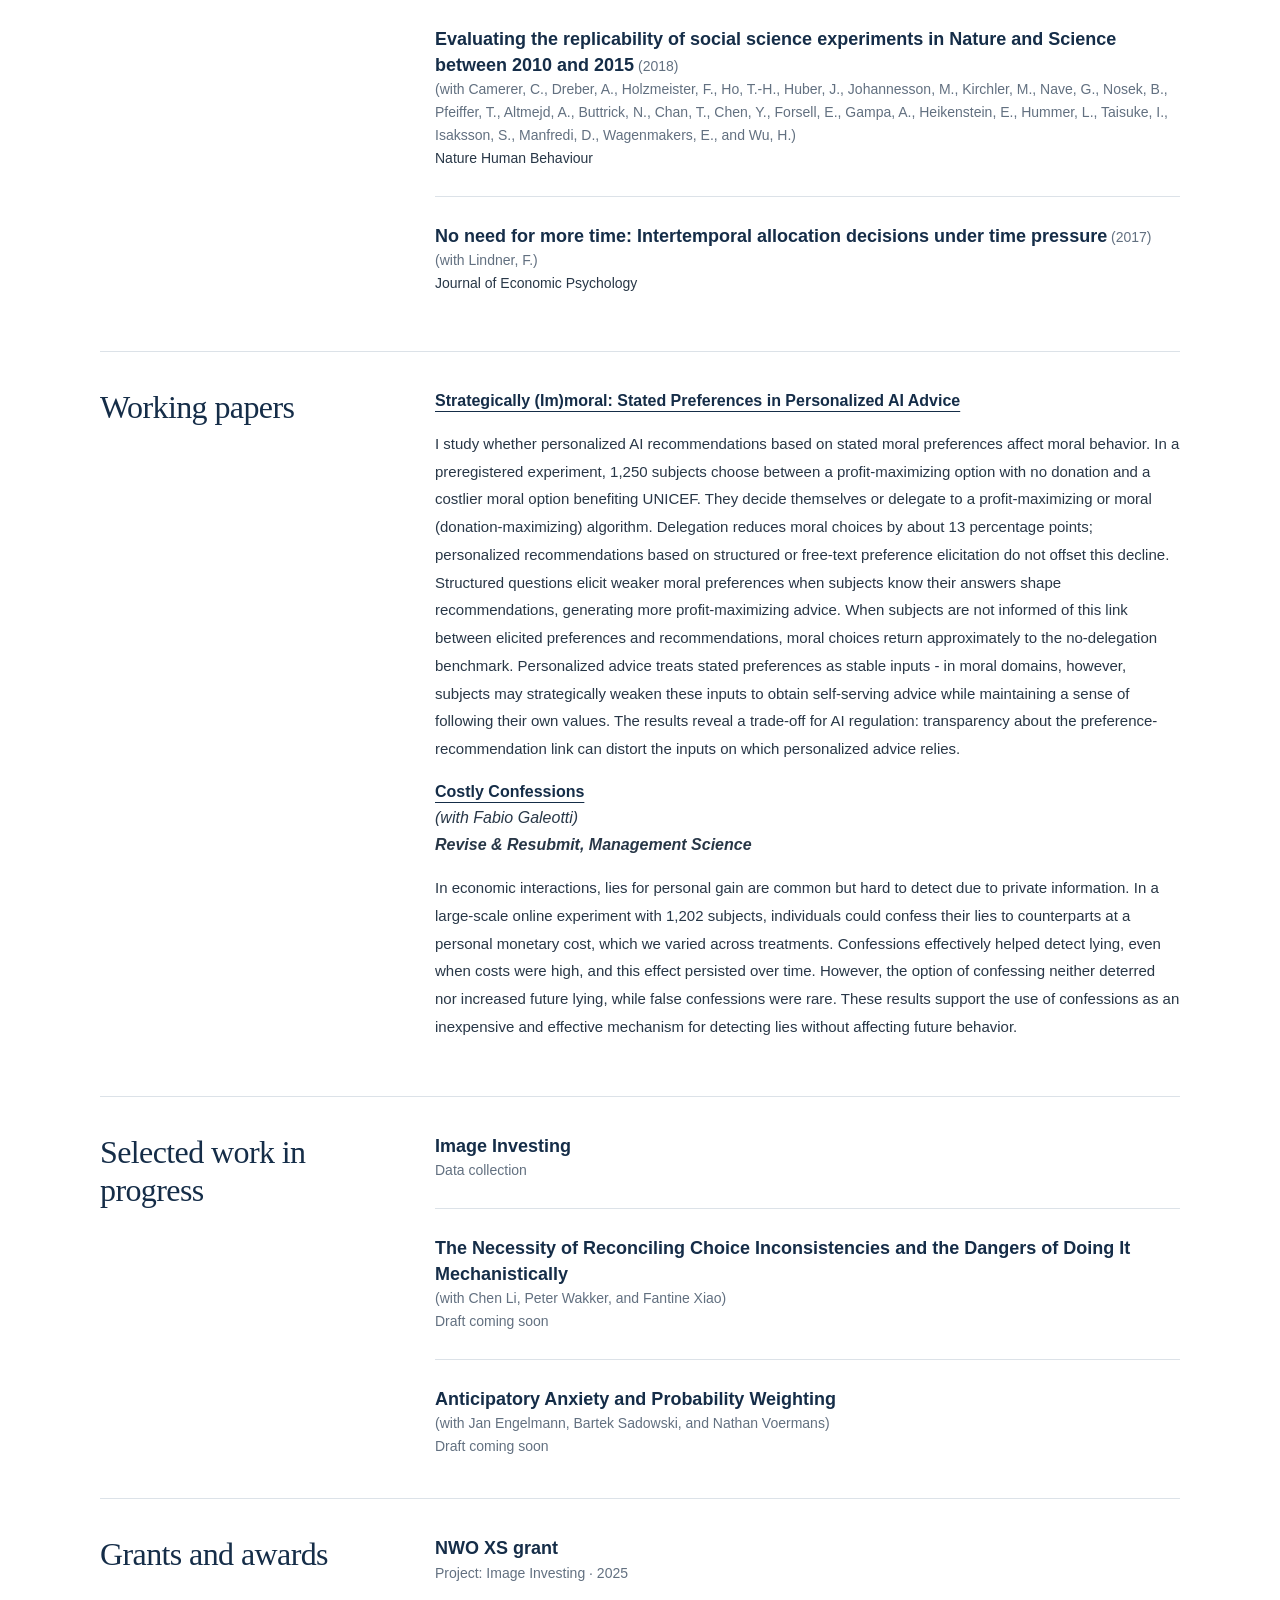
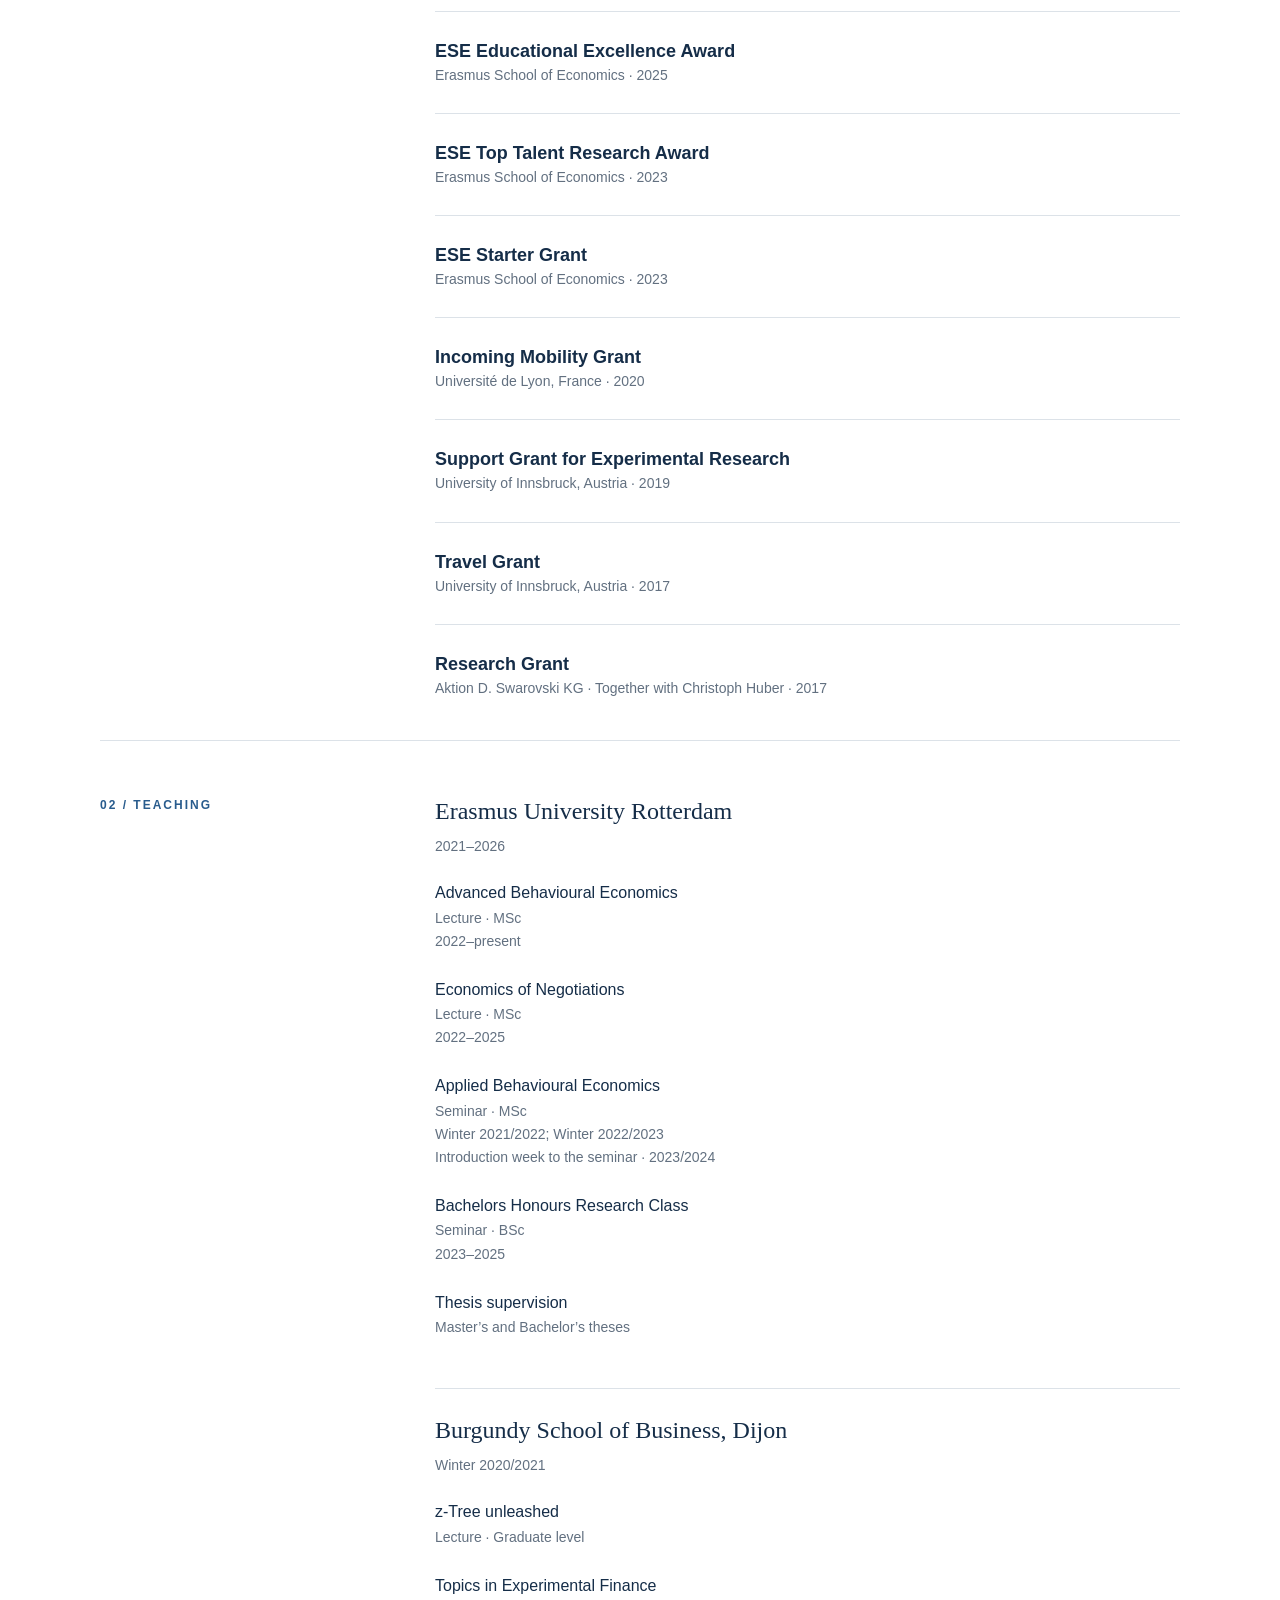
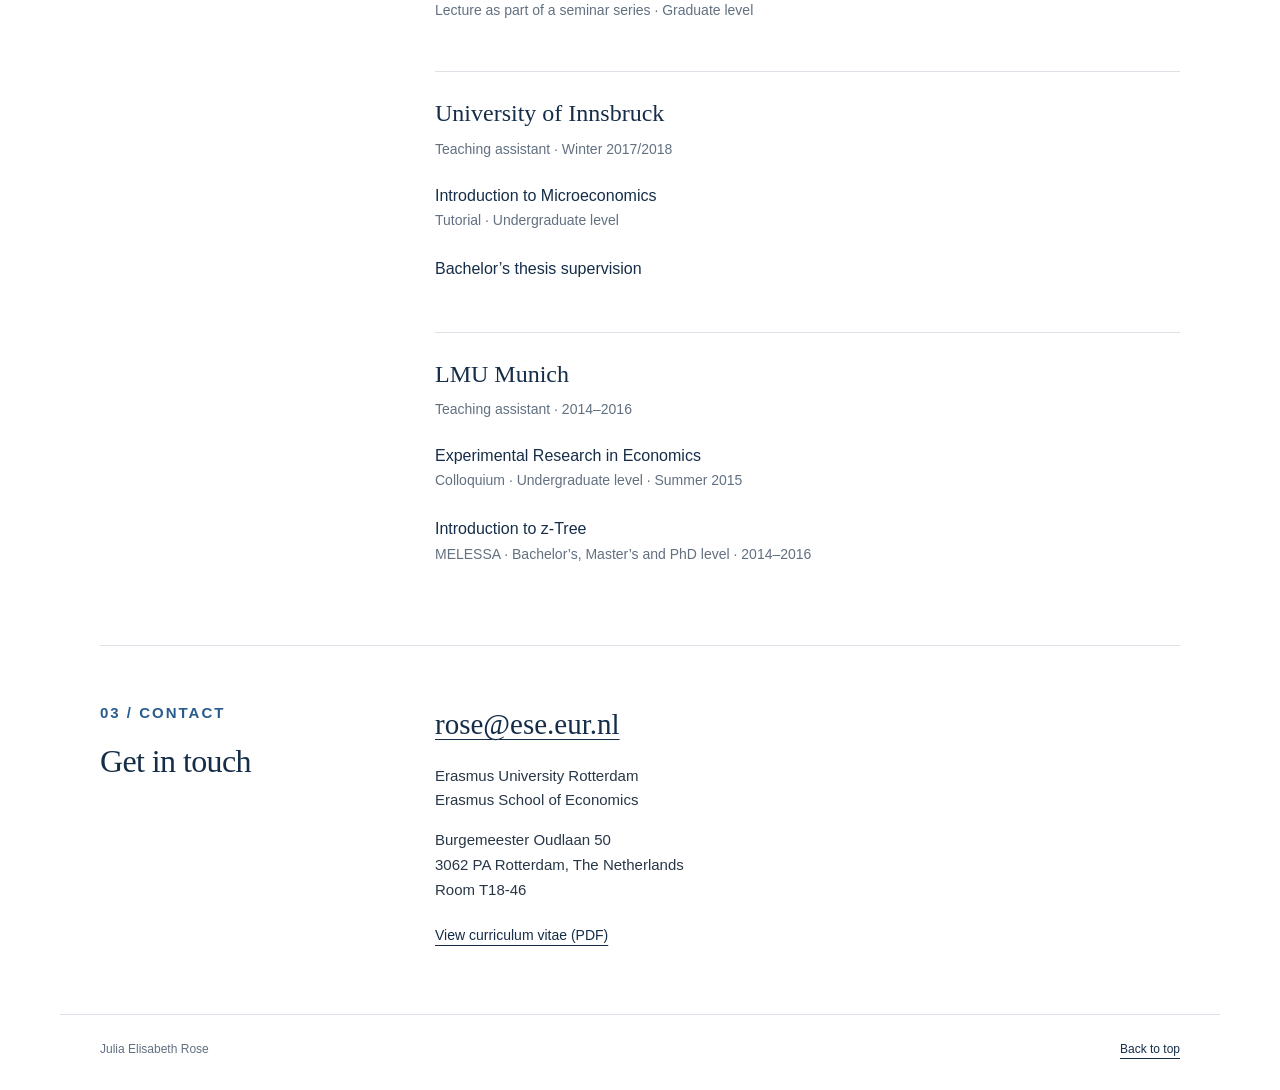
<file: teaching/index.html>
<!doctype html><html lang="en"><head><meta charset="utf-8"><title>Julia Elisabeth Rose</title><meta http-equiv="refresh" content="0;url=../#teaching"></head><body><a href="../#teaching">Continue to Julia Elisabeth Rose’s website</a></body></html>
</file>
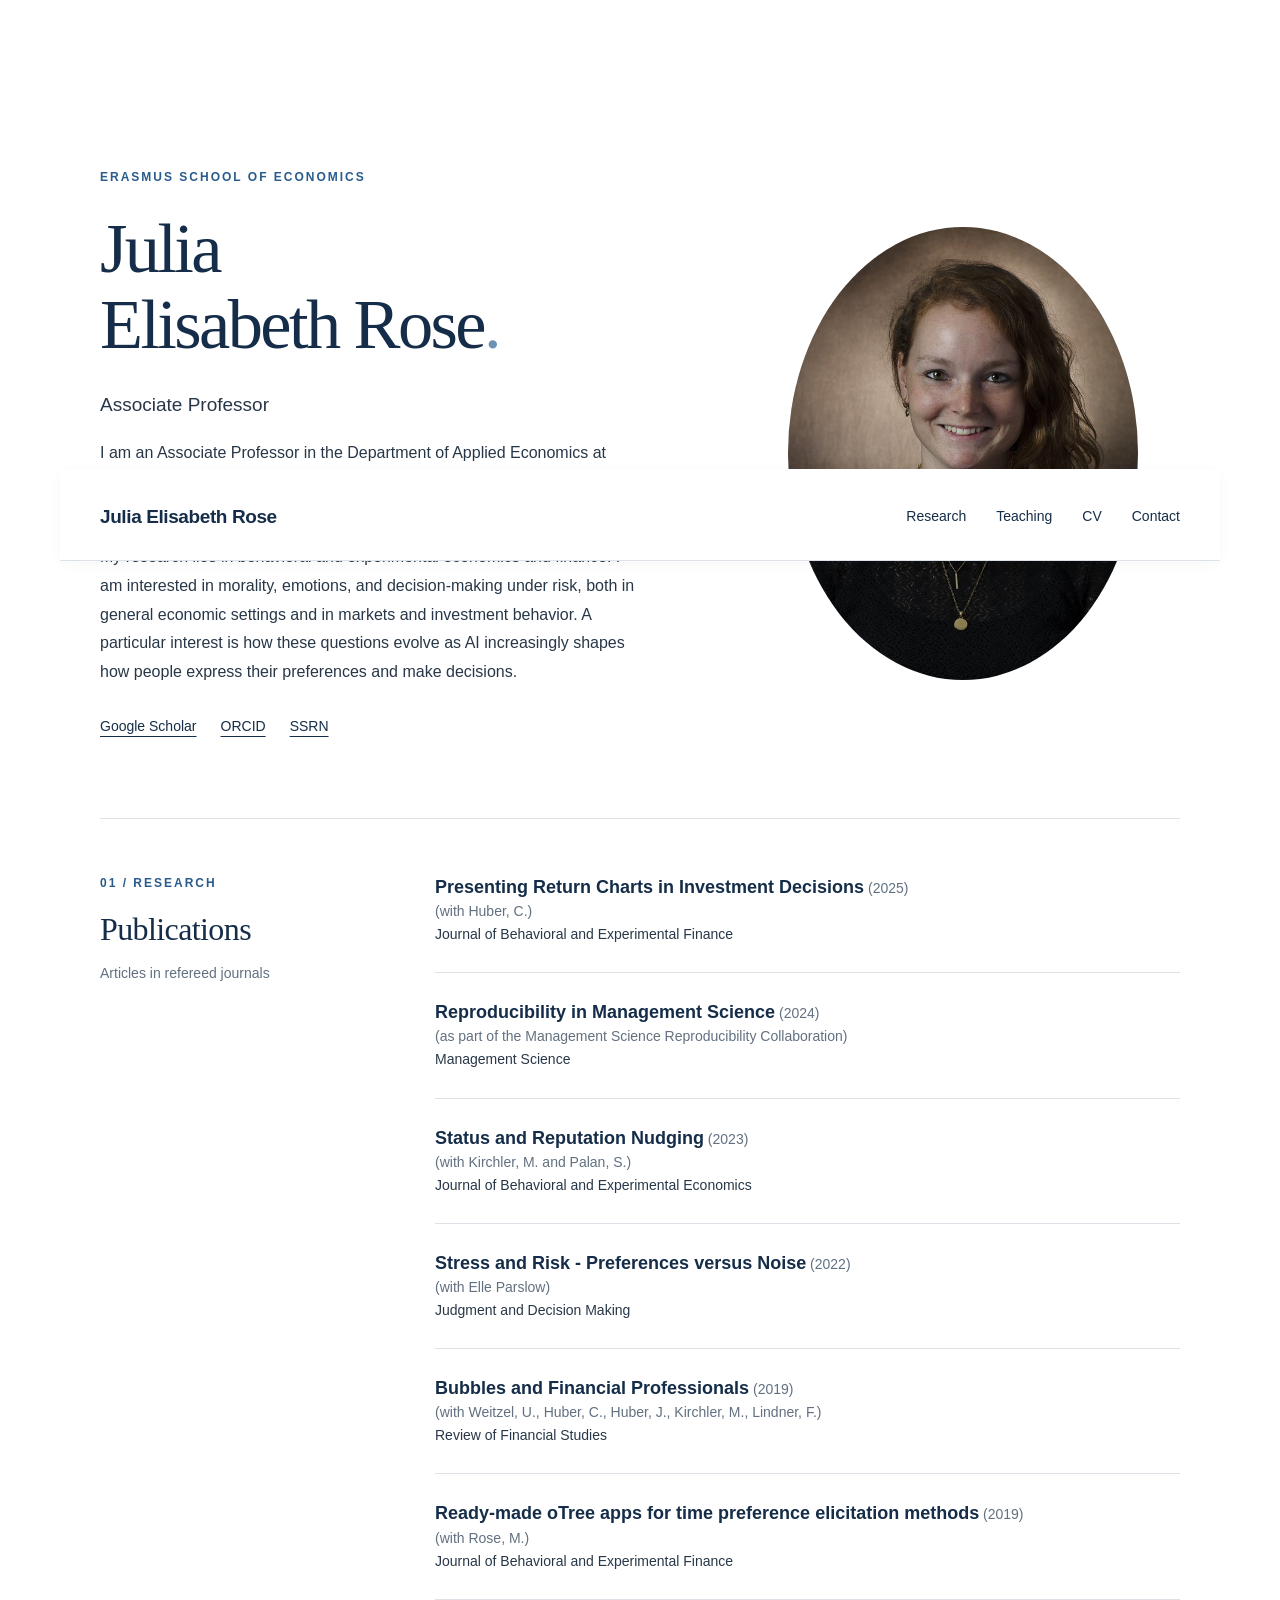
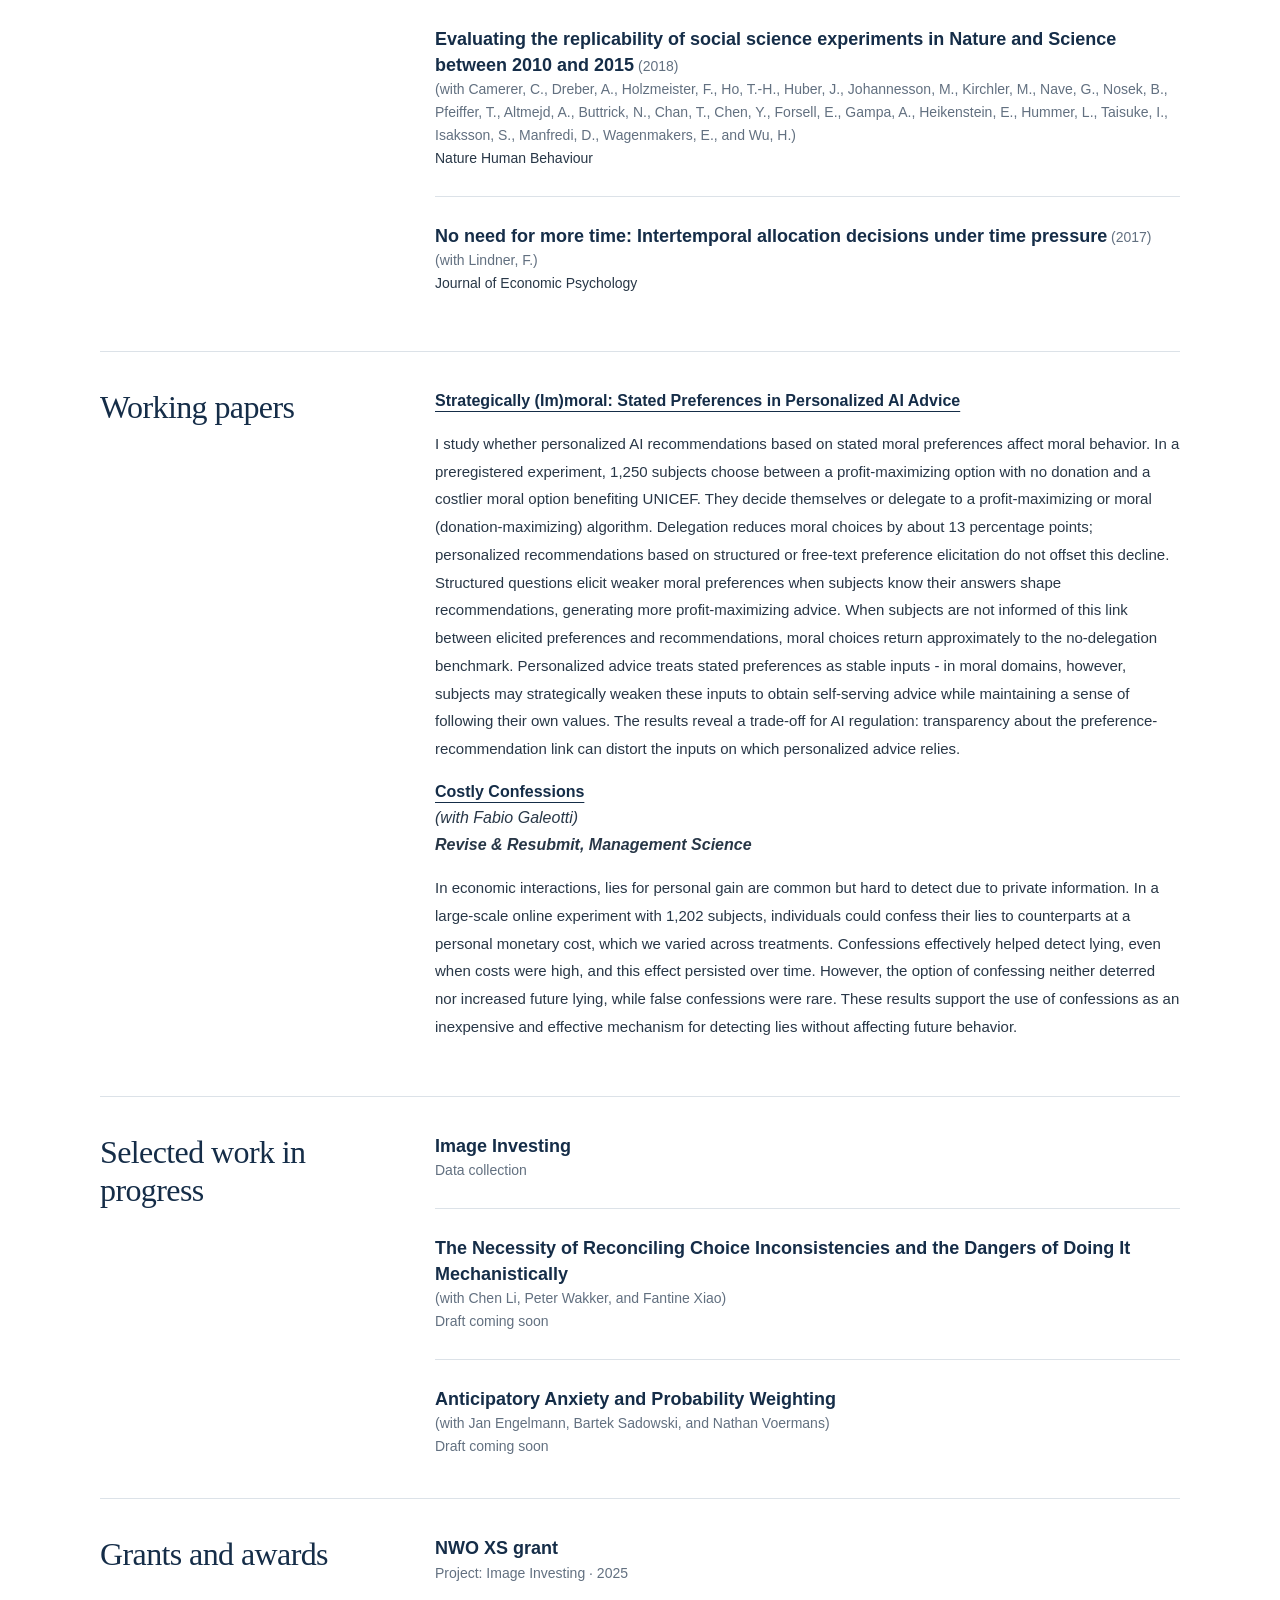
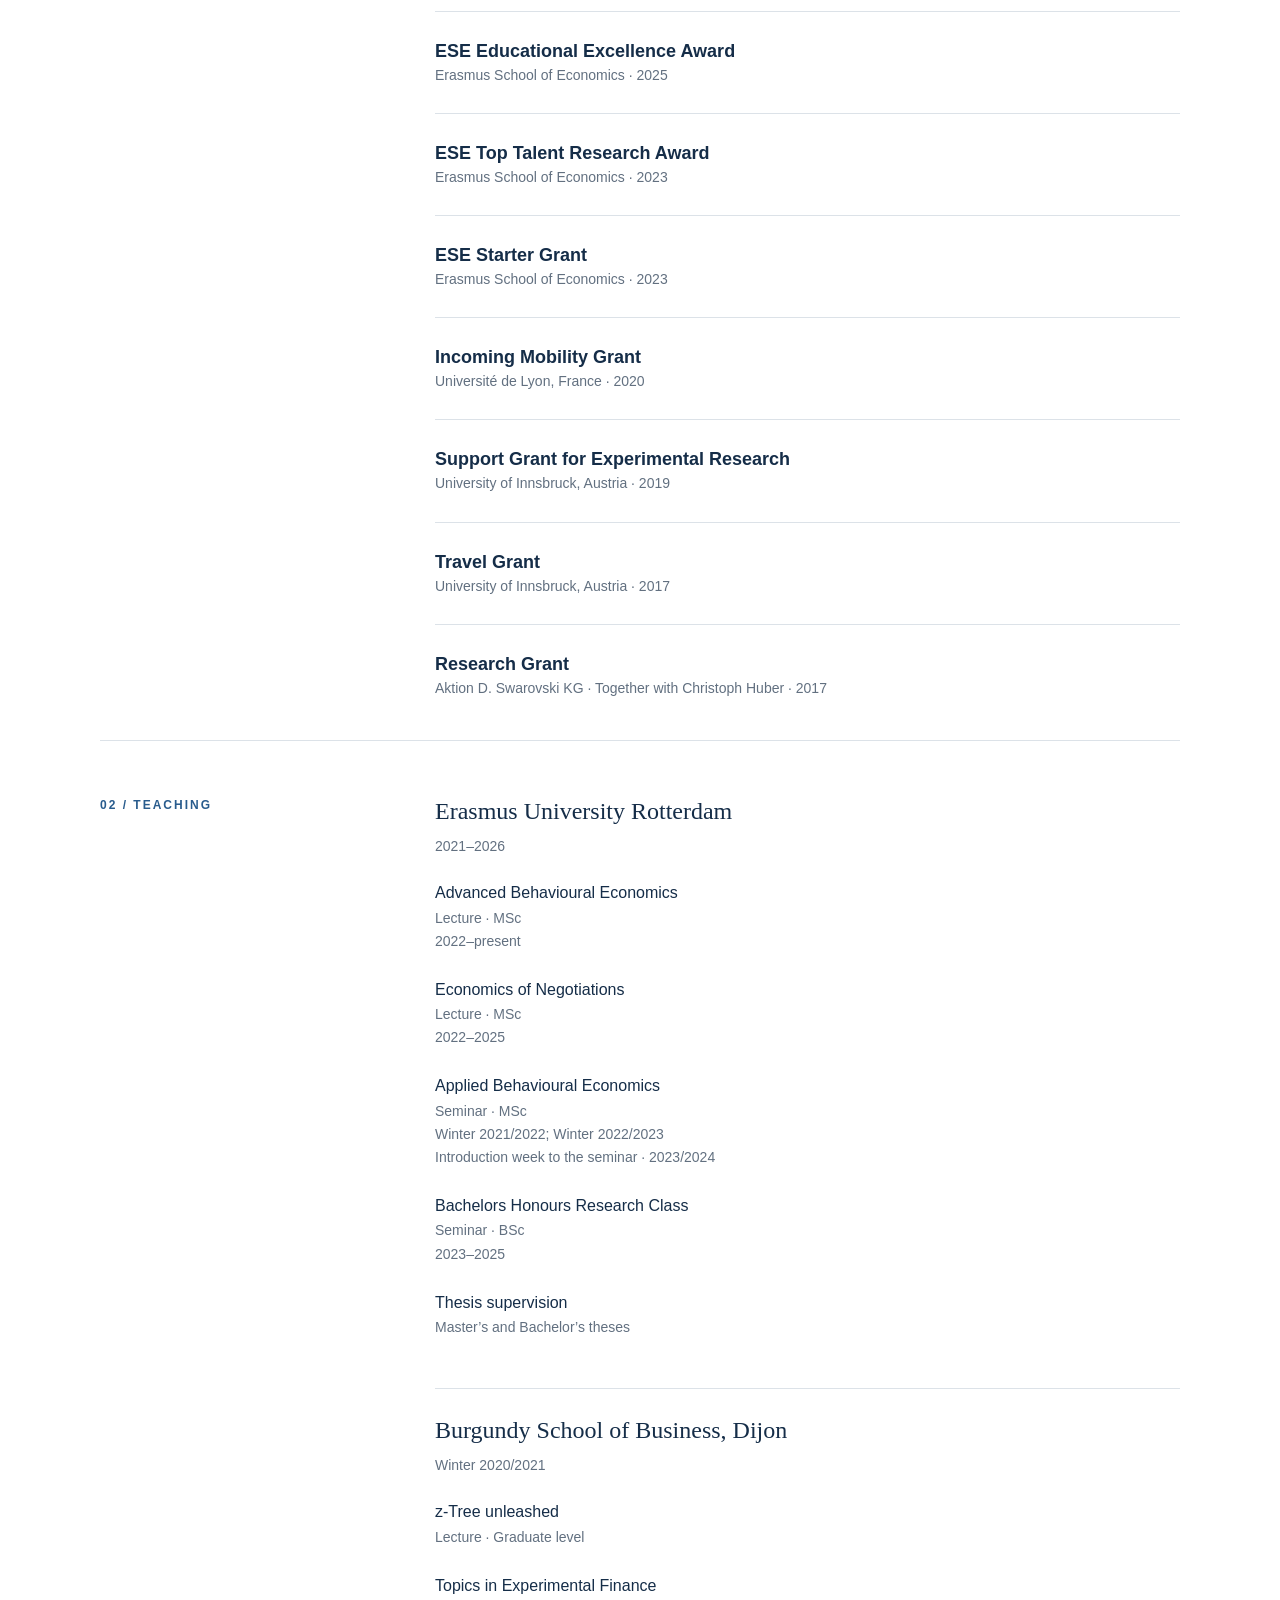
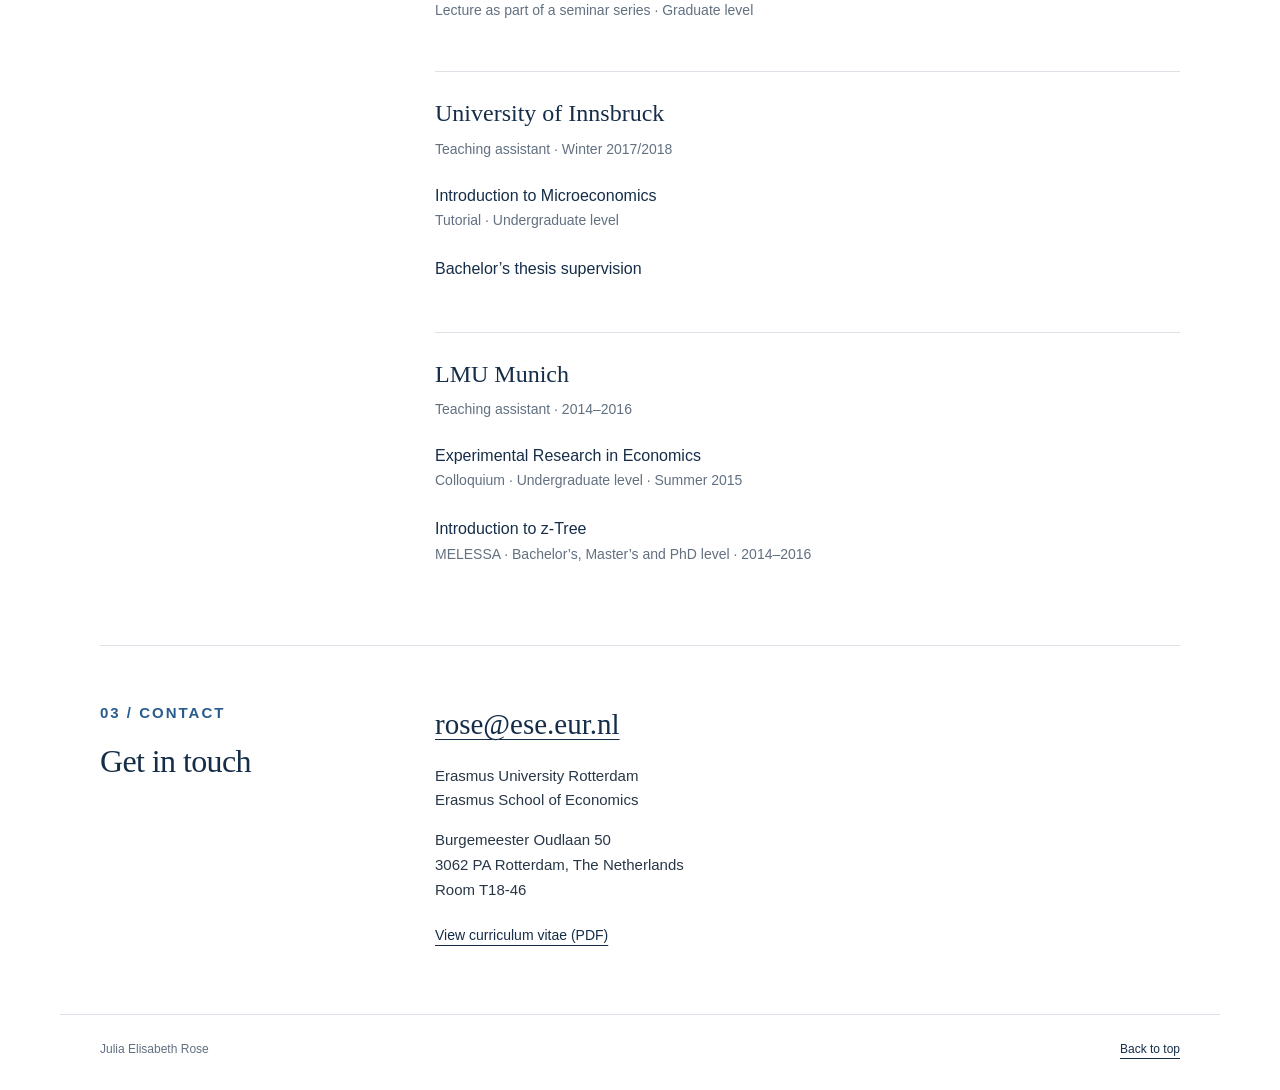
<file: portfolio/contact/index.html>
<!doctype html><html lang="en"><head><meta charset="utf-8"><title>Julia Elisabeth Rose</title><meta http-equiv="refresh" content="0;url=../../#contact"></head><body><a href="../../#contact">Continue to Julia Elisabeth Rose’s website</a></body></html>
</file>
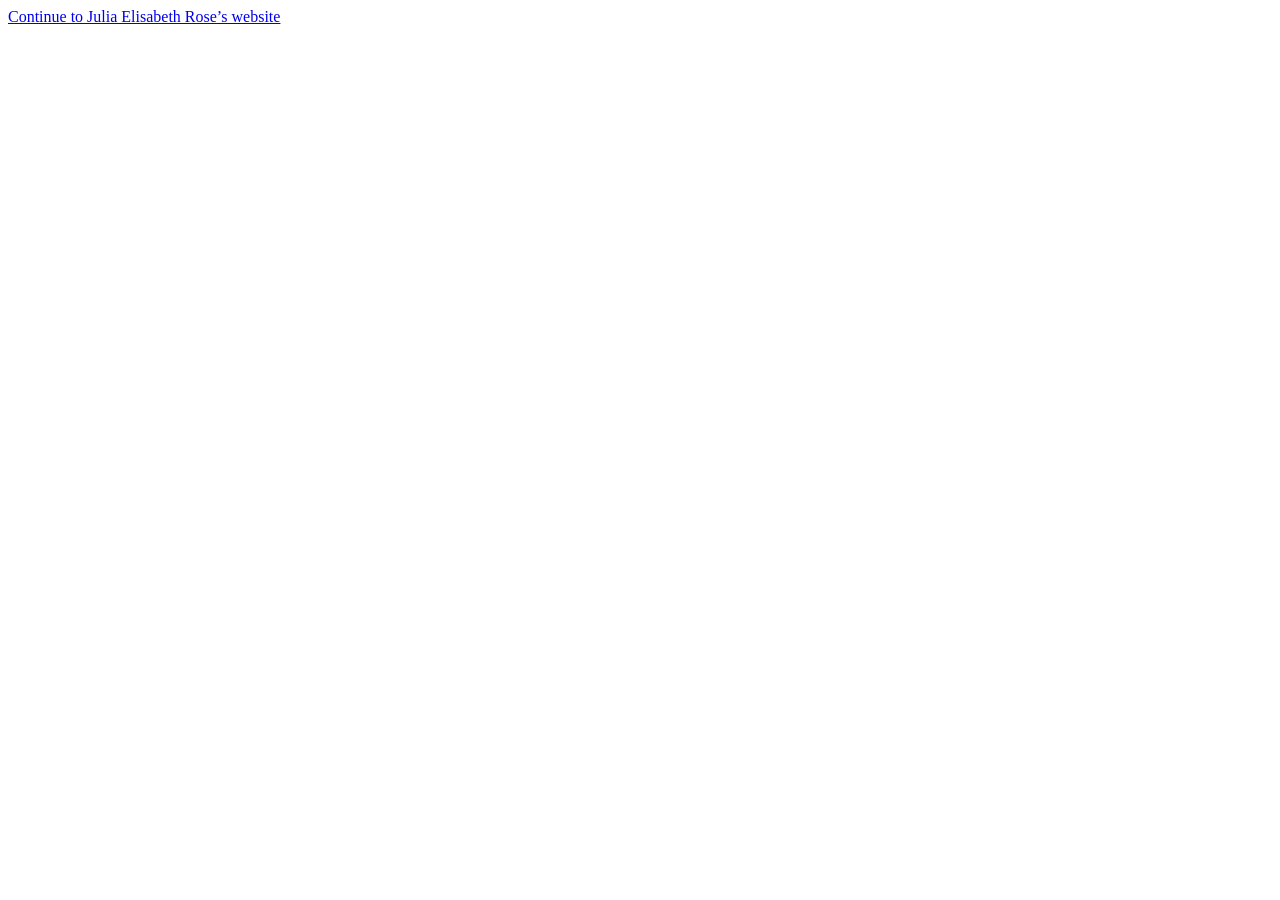
<file: portfolio/cv/index.html>
<!doctype html><html lang="en"><head><meta charset="utf-8"><title>Julia Elisabeth Rose</title><meta http-equiv="refresh" content="0;url=../../assets/cv-julia-rose.pdf"></head><body><a href="../../assets/cv-julia-rose.pdf">Continue to Julia Elisabeth Rose’s website</a></body></html>
</file>
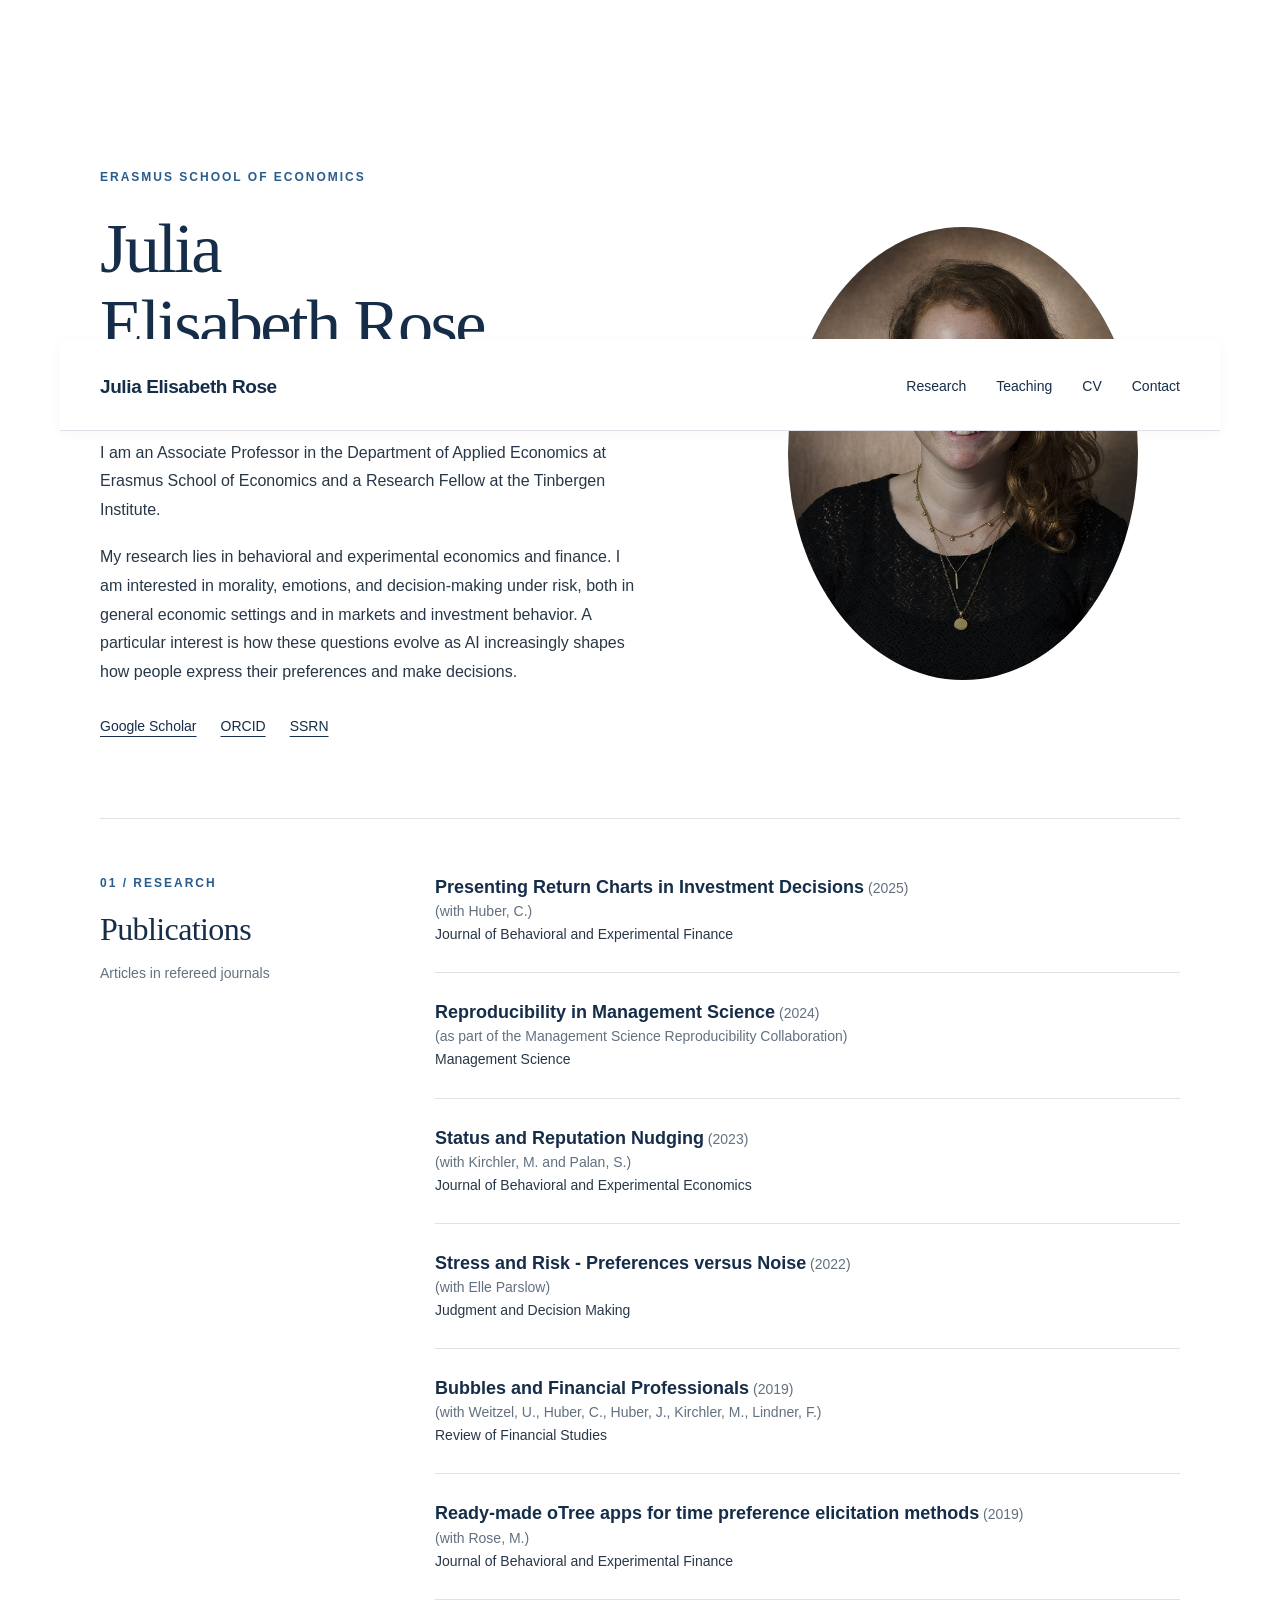
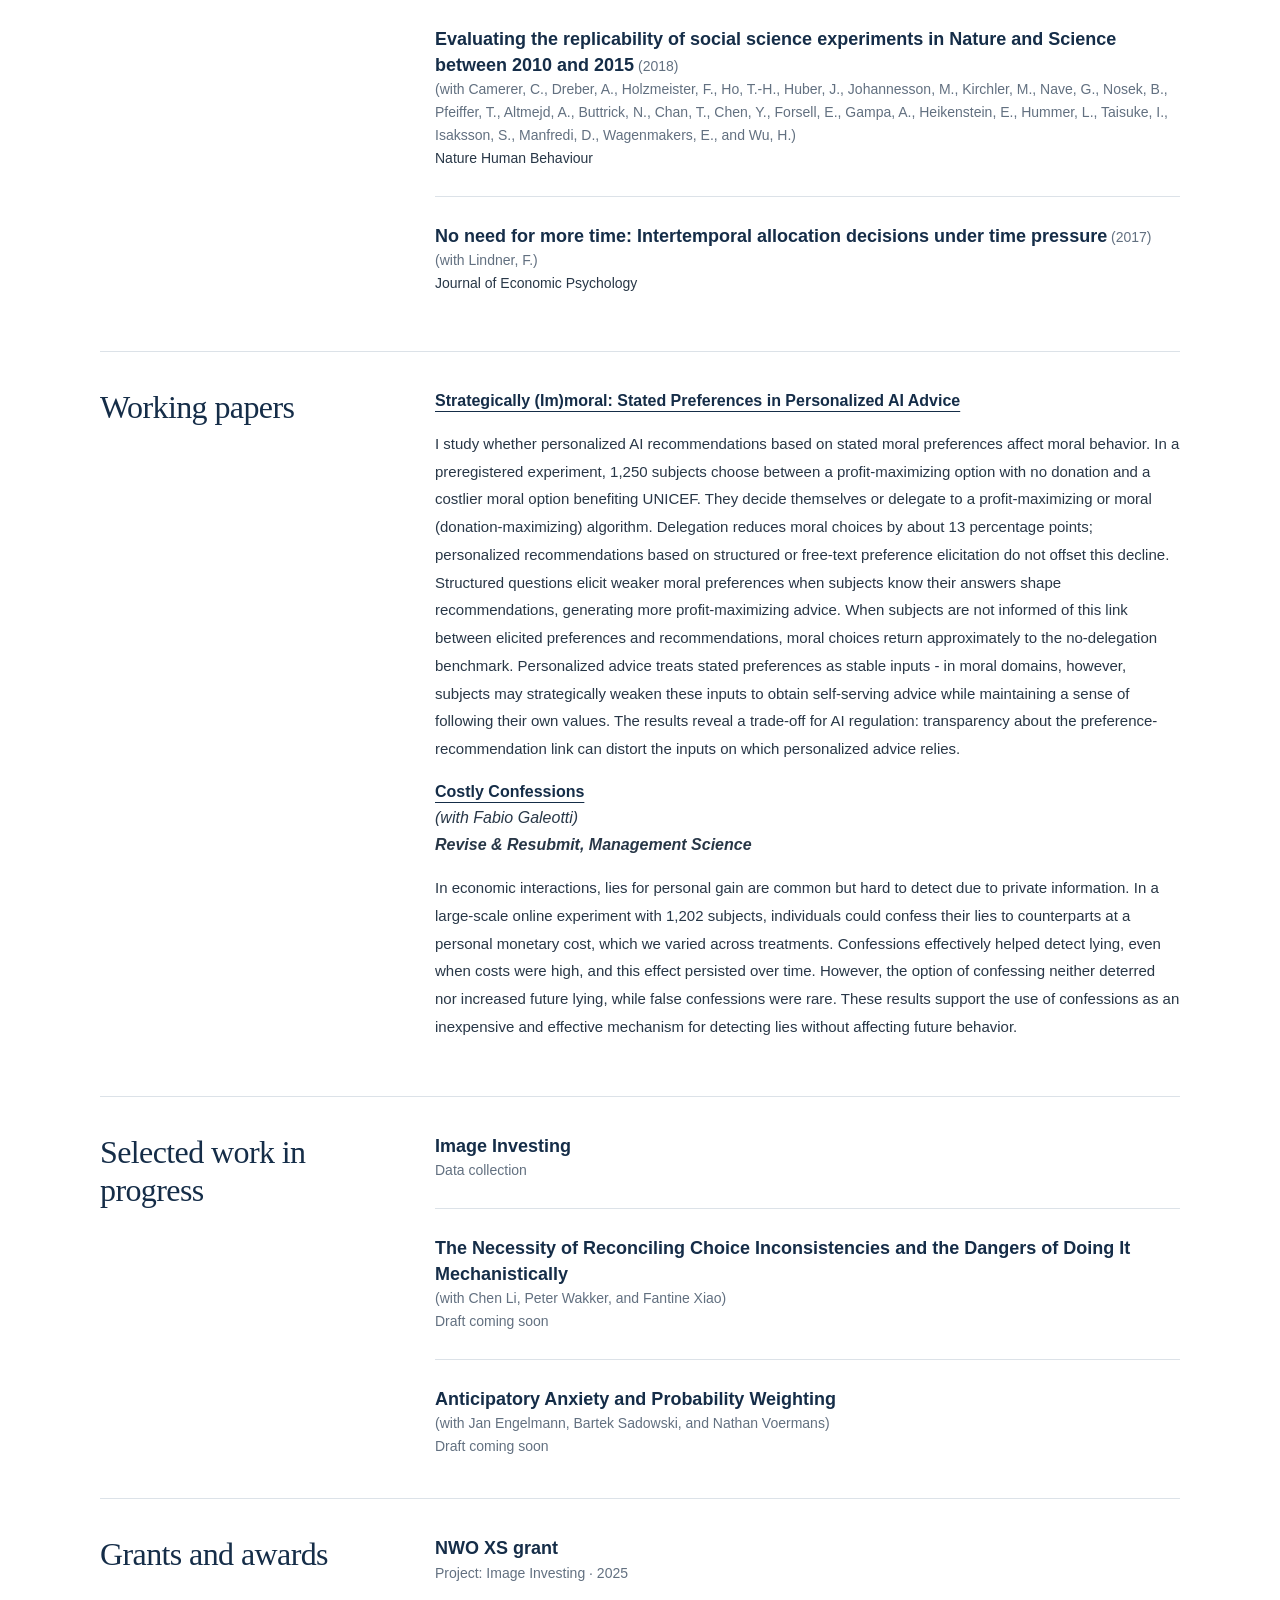
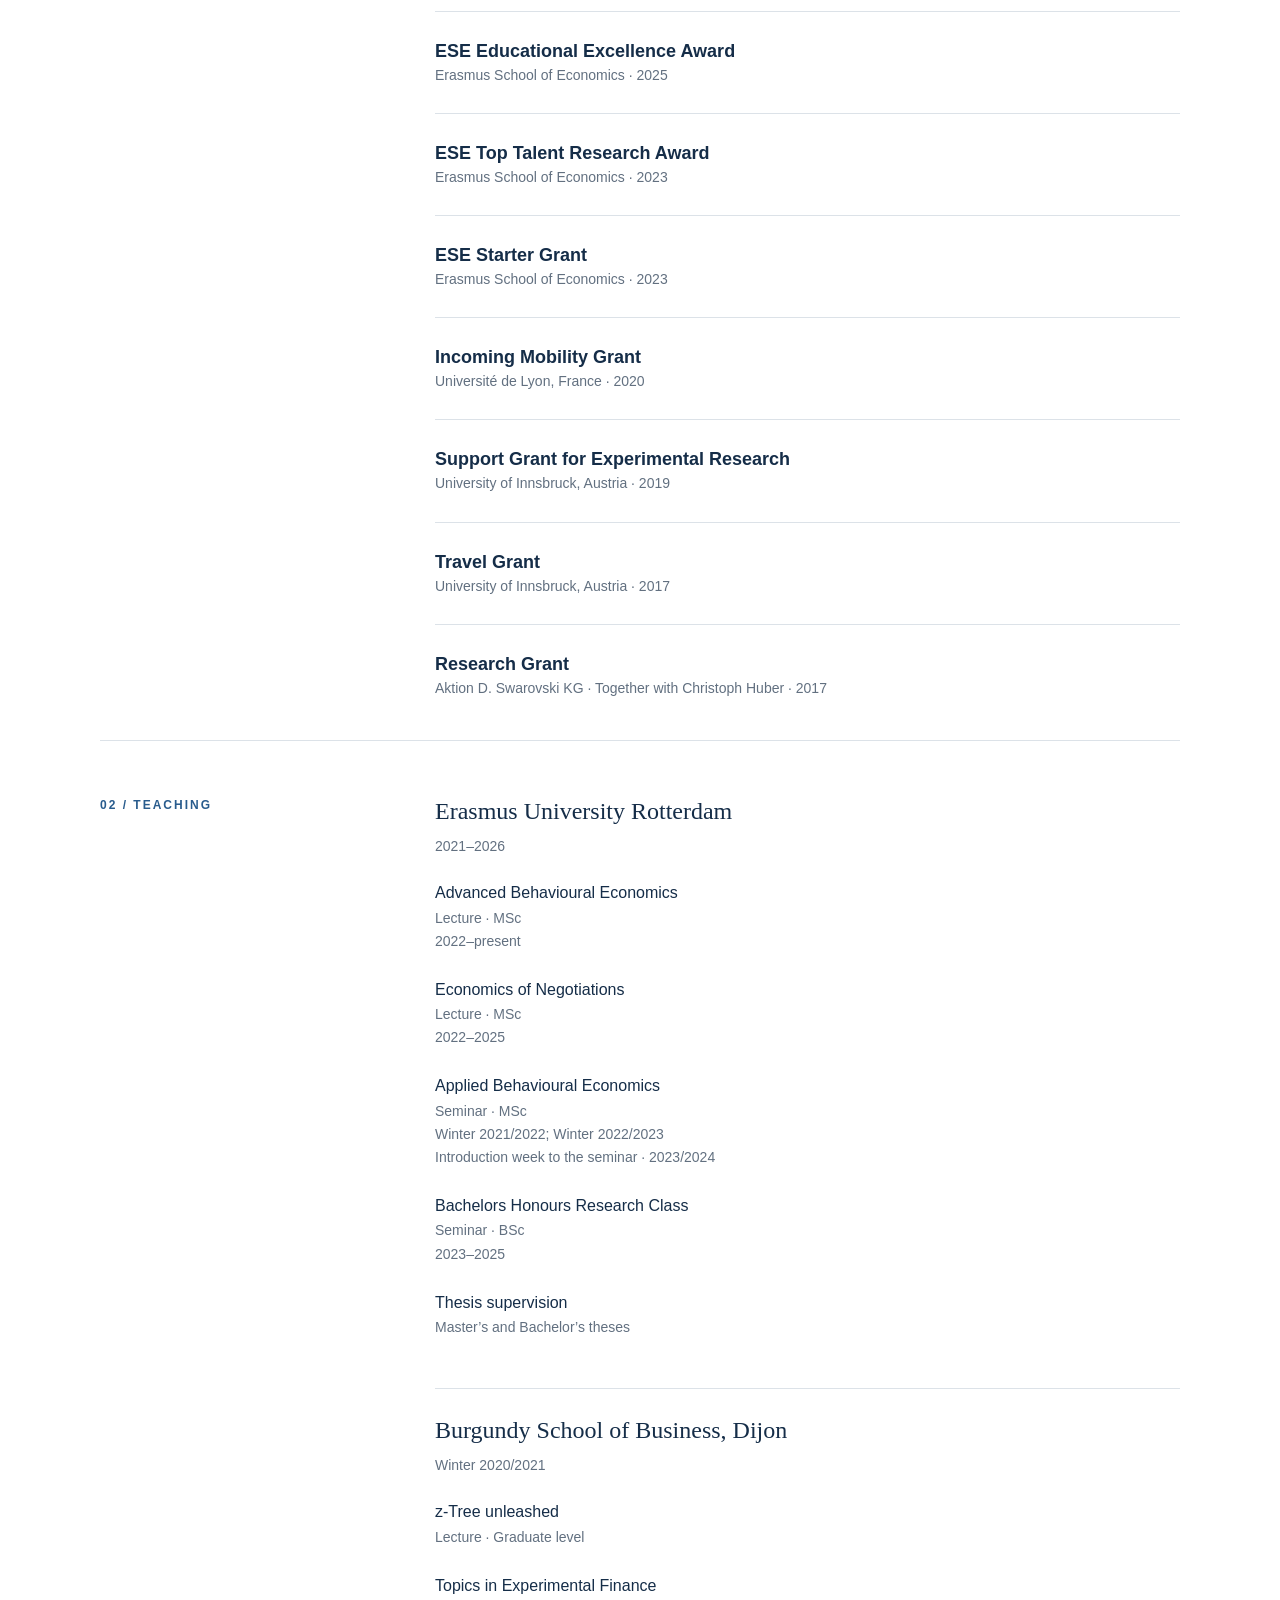
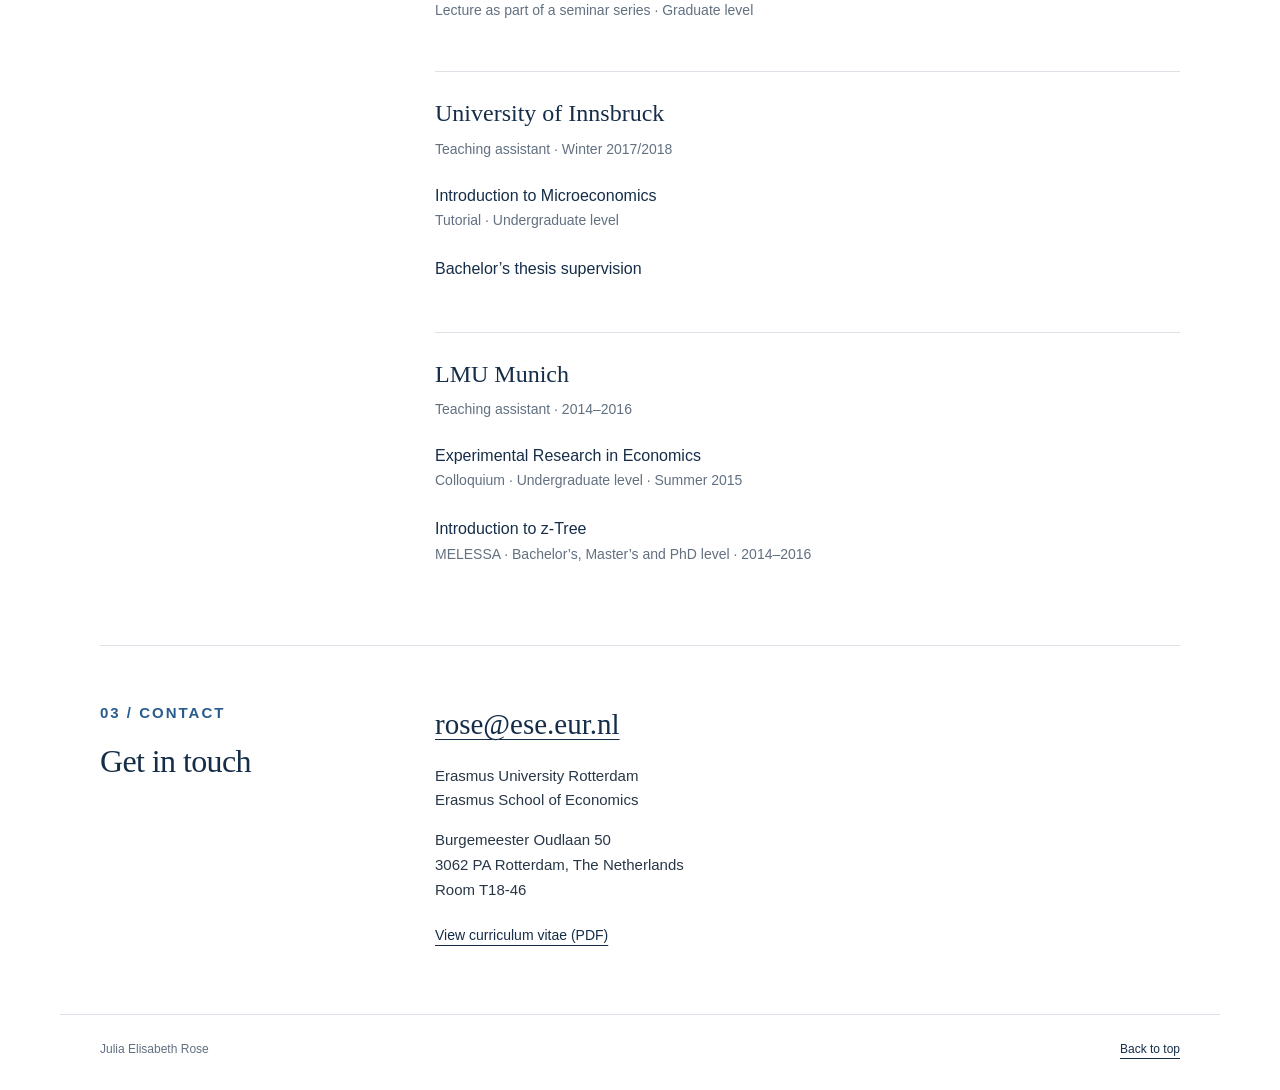
<file: portfolio/research/index.html>
<!doctype html><html lang="en"><head><meta charset="utf-8"><title>Julia Elisabeth Rose</title><meta http-equiv="refresh" content="0;url=../../#research"></head><body><a href="../../#research">Continue to Julia Elisabeth Rose’s website</a></body></html>
</file>
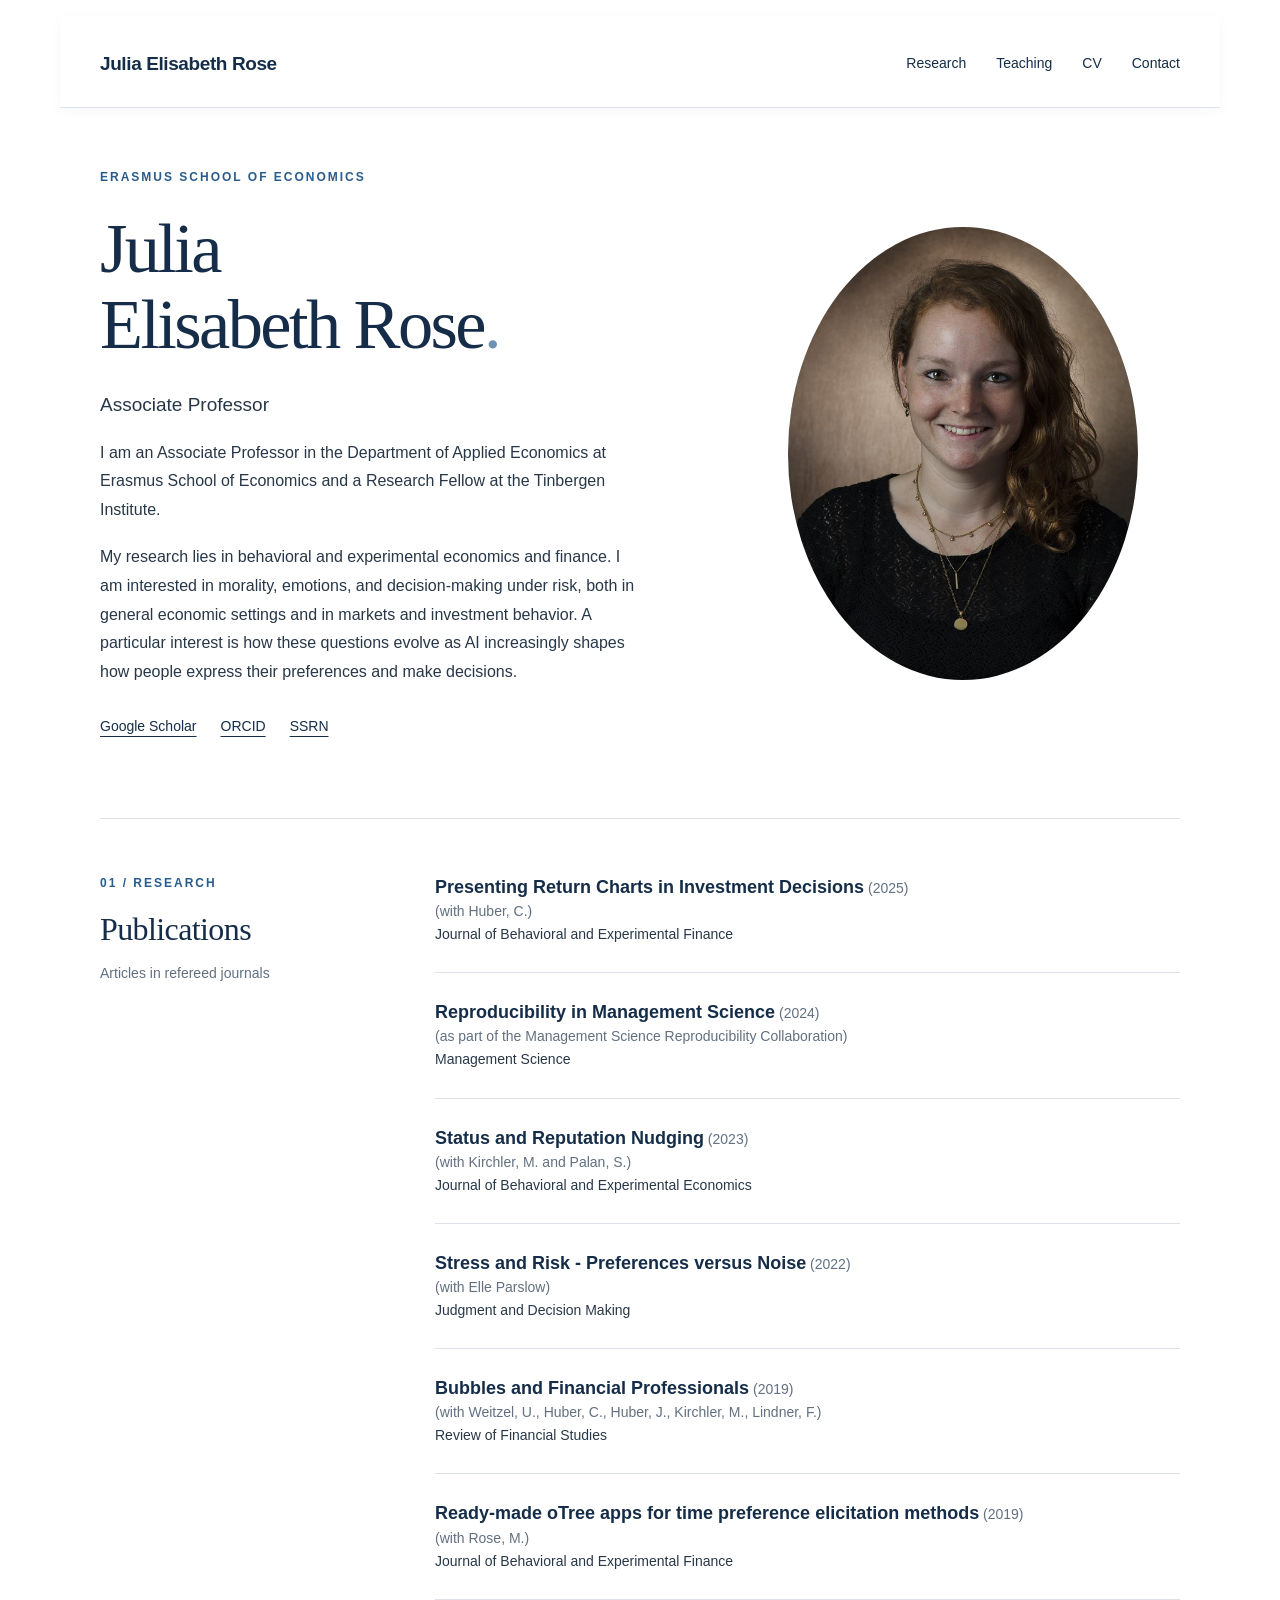
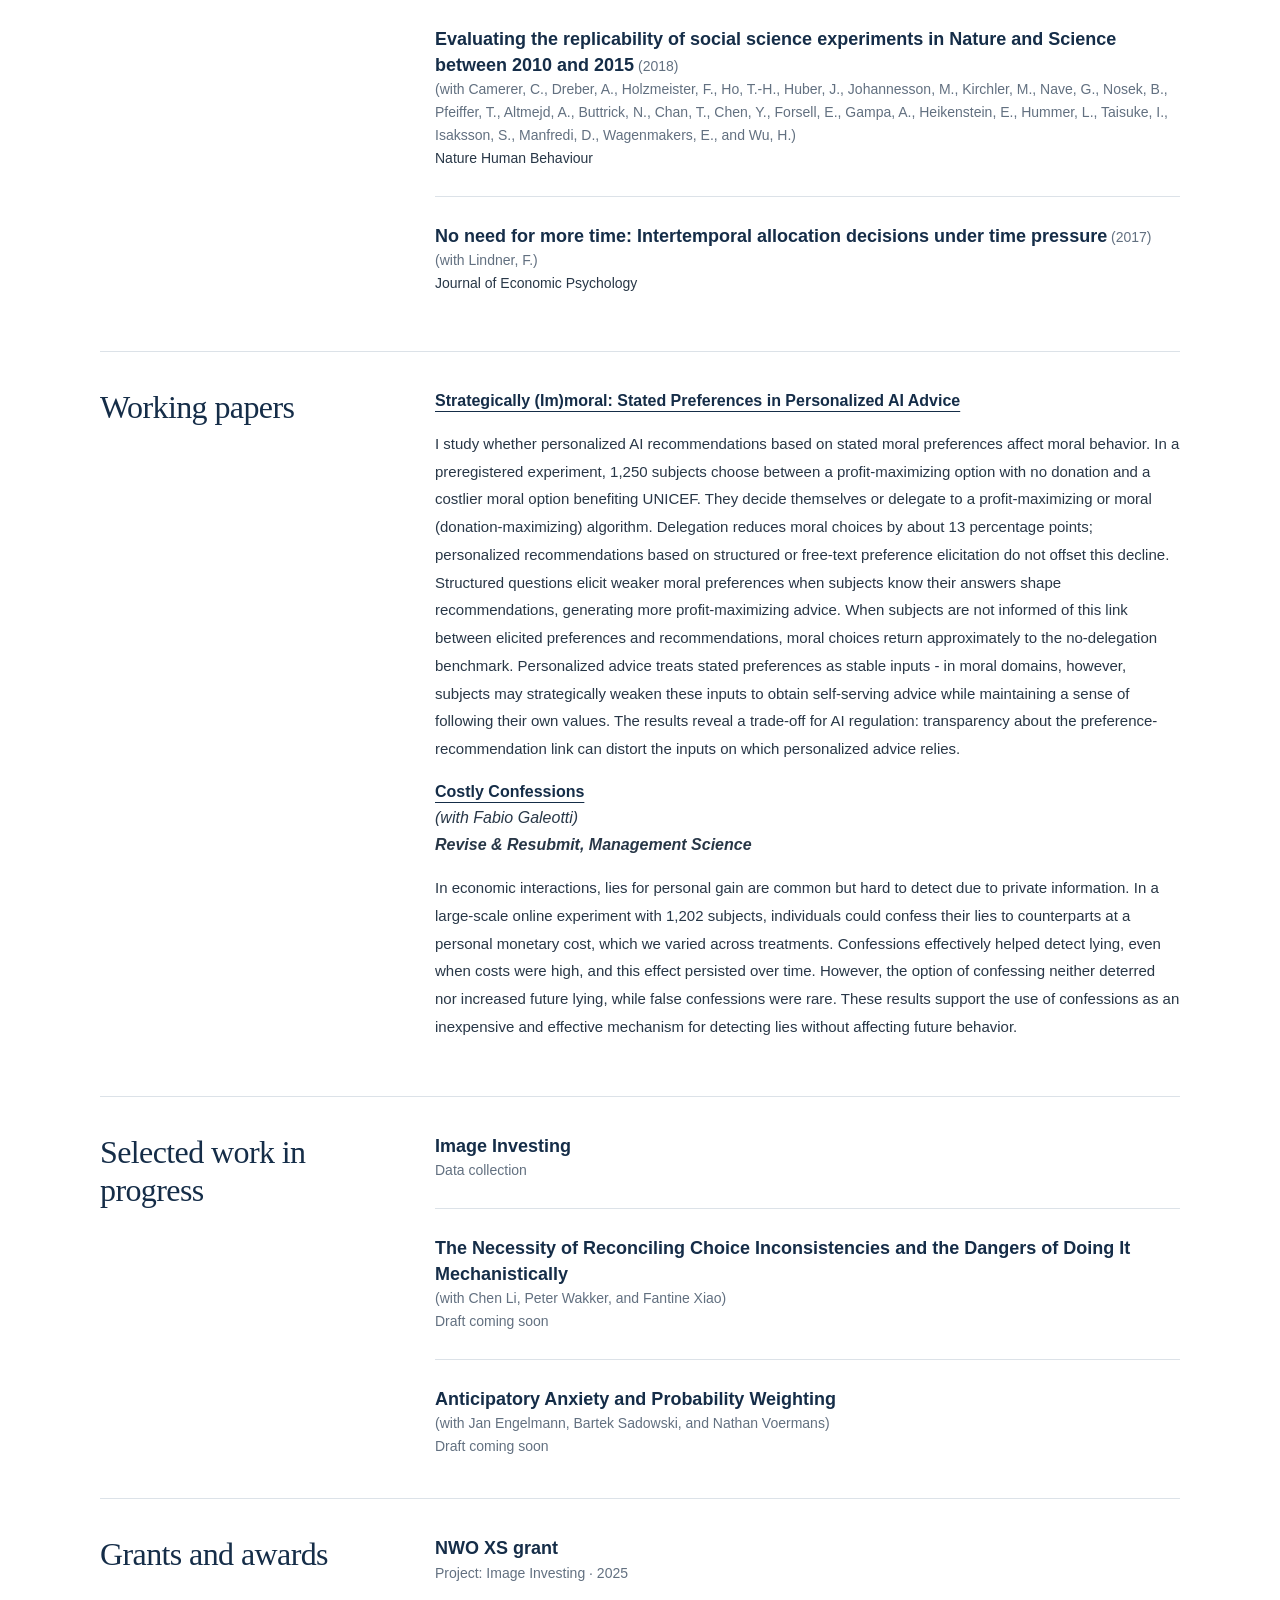
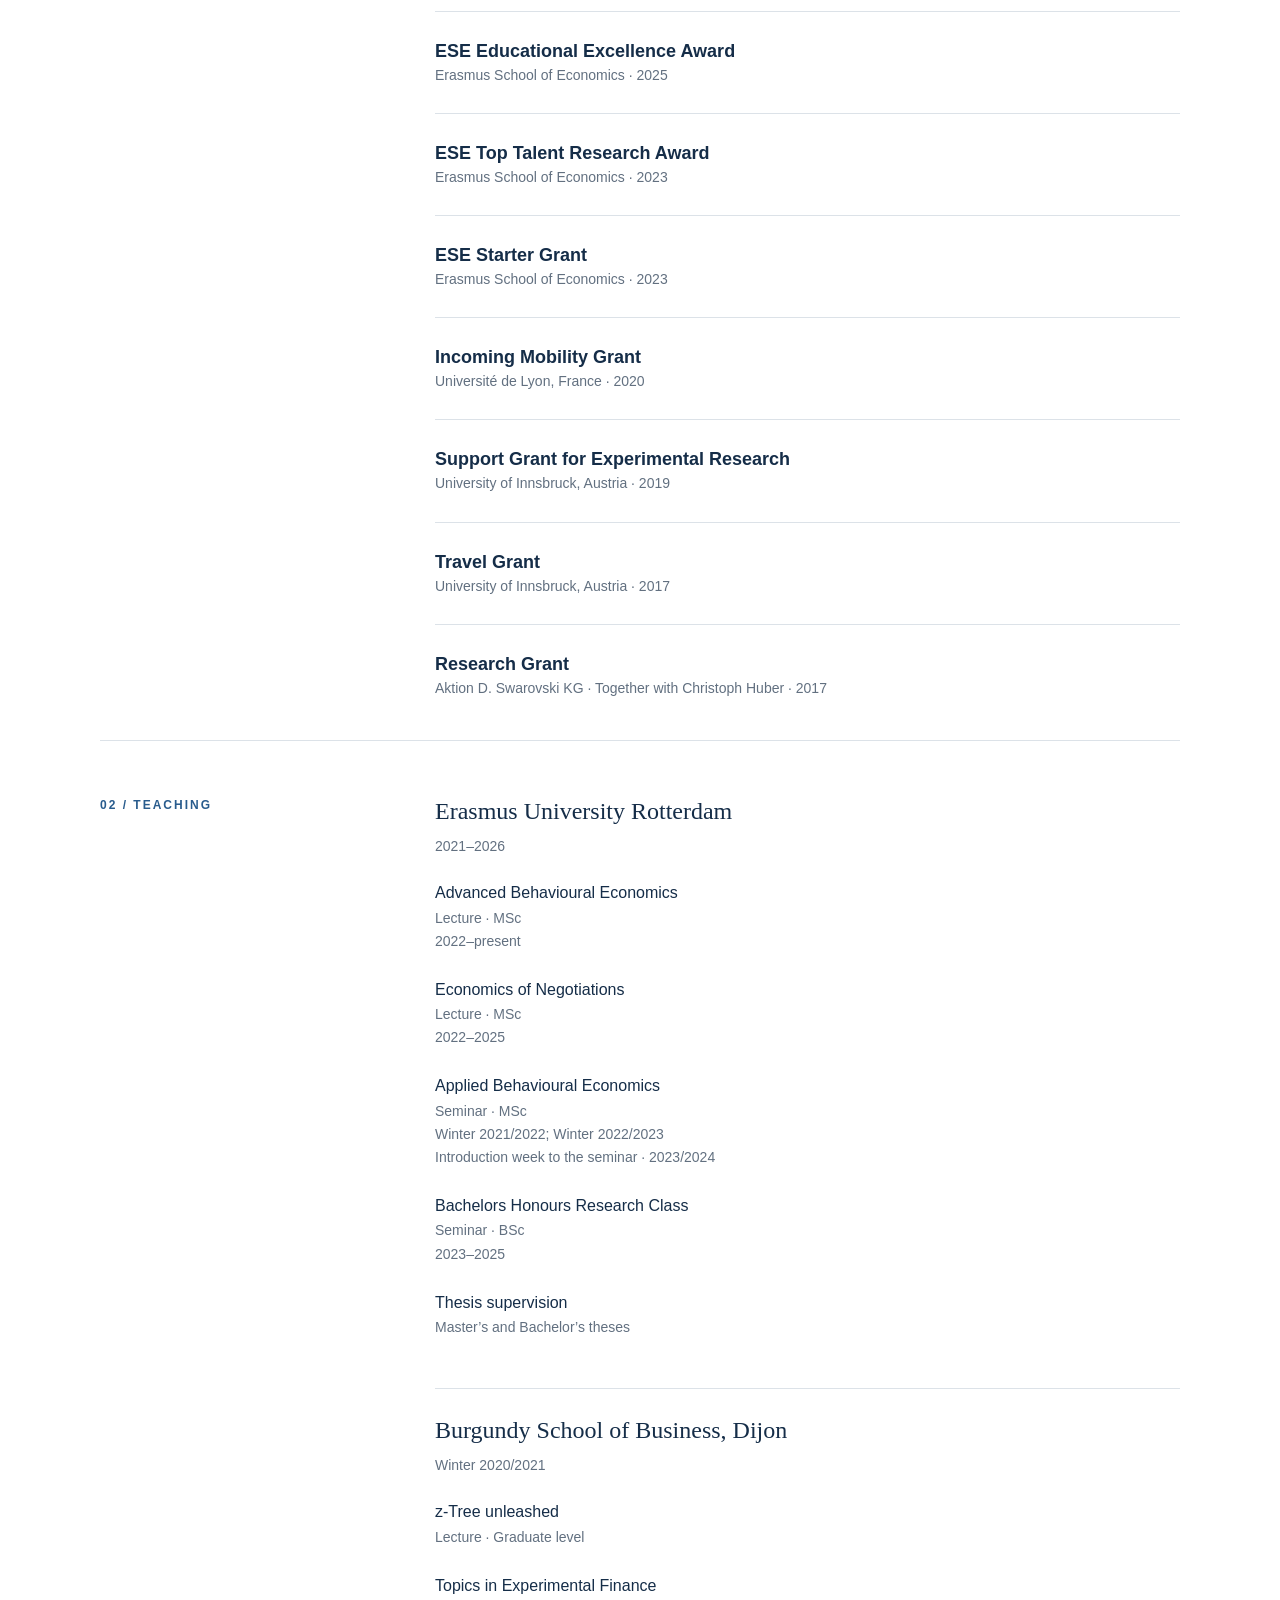
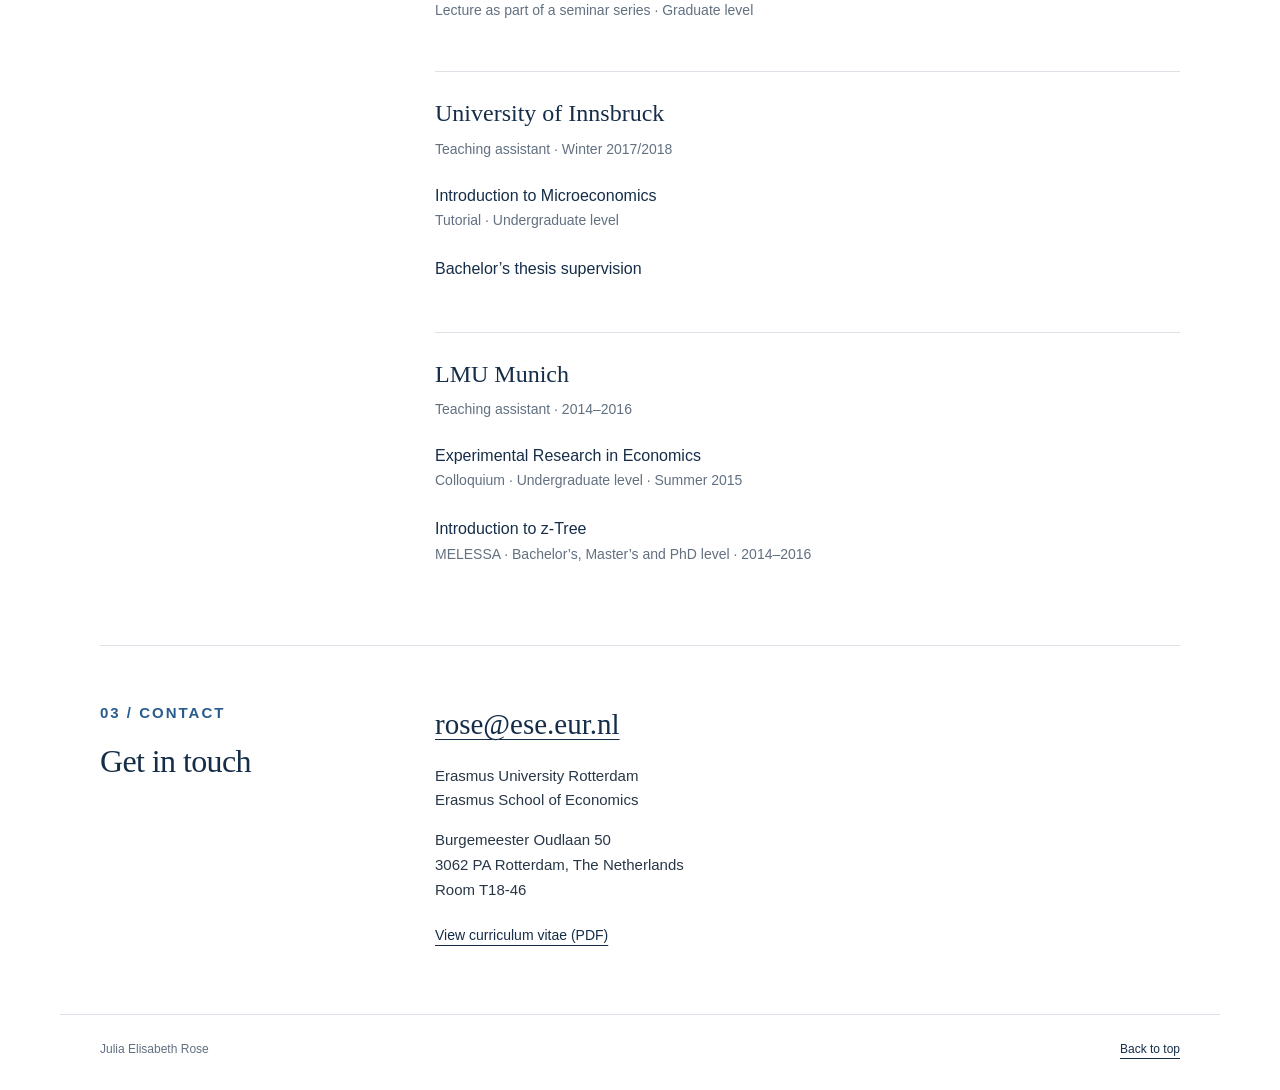
<file: portfolio/teaching/index.html>
<!doctype html><html lang="en"><head><meta charset="utf-8"><title>Julia Elisabeth Rose</title><meta http-equiv="refresh" content="0;url=../../#teaching"></head><body><a href="../../#teaching">Continue to Julia Elisabeth Rose’s website</a></body></html>
</file>
<file: style.css>
:root {
  --ink: #152d48;
  --text: #283747;
  --muted: #627080;
  --line: #dce2e8;
  --accent: #295c8d;
}

* {
  box-sizing: border-box;
}

html {
  scroll-behavior: smooth;
  scroll-padding-top: 125px;
}

body {
  margin: 0;
  color: var(--text);
  background: #fff;
  font-family: Arial, Helvetica, sans-serif;
  font-size: 16px;
  line-height: 1.65;
}

a {
  color: var(--ink);
  text-underline-offset: 5px;
  text-decoration-thickness: 1px;
}

a:hover {
  color: var(--accent);
}

a:focus-visible,
summary:focus-visible {
  outline: 3px solid #488ac7;
  outline-offset: 5px;
}

/* Page layout */

header,
main,
footer {
  max-width: 1160px;
  margin: auto;
  padding-left: 40px;
  padding-right: 40px;
}

/* Header and navigation */

header {
  display: flex;
  justify-content: space-between;
  align-items: center;
  gap: 24px;
  padding-top: 32px;
  padding-bottom: 28px;
  border-bottom: 1px solid var(--line);
  position: sticky;
  top: 0;
  z-index: 20;
  background: #fff;
  box-shadow: 0 3px 12px rgba(21, 45, 72, 0.035);
}

.brand {
  text-decoration: none;
  font-size: 19px;
  font-weight: 600;
  letter-spacing: -0.4px;
}

.brand span {
  display: block;
  margin-top: 3px;
  font-size: 12px;
  font-weight: 400;
  text-transform: uppercase;
  letter-spacing: 1.8px;
  color: var(--muted);
}

nav {
  display: flex;
  gap: 30px;
}

nav a {
  font-size: 14px;
  text-decoration: none;
}

/* Hero and biography */

.hero {
  display: grid;
  grid-template-columns: 1.3fr 1fr;
  gap: 80px;
  padding: 76px 0 80px;
  align-items: center;
}

.eyebrow {
  font-size: 12px;
  font-weight: 600;
  letter-spacing: 2px;
  text-transform: uppercase;
  color: var(--accent);
  margin: 0 0 22px;
}

h1,
h2 {
  font-family: Georgia, "Times New Roman", serif;
  font-weight: 400;
  color: var(--ink);
}

h1 {
  font-size: clamp(48px, 5.5vw, 72px);
  line-height: 1.08;
  letter-spacing: -2.6px;
  margin: 0 0 27px;
}

.period {
  color: #6e92b3;
}

.role {
  font-size: 19px;
  margin: 0 0 5px;
}

.field {
  font-size: 20px;
  line-height: 1.55;
  margin: 0 0 23px;
  color: var(--muted);
}

.affiliation {
  font-size: 14px;
  line-height: 1.8;
}

.bio {
  max-width: 540px;
  font-size: 16px;
  line-height: 1.8;
}

.bio p {
  margin: 18px 0;
  color: var(--text);
}

.profile-links {
  display: flex;
  gap: 24px;
  margin-top: 28px;
  font-size: 14px;
}

/* Oval portrait */

.hero figure {
  margin: 0;
  justify-self: center;
  width: 100%;
  max-width: 350px;
}

.hero img {
  display: block;
  width: 100%;
  height: auto;
  aspect-ratio: 585 / 757;
  max-height: none;
  object-fit: cover;
  object-position: center 30%;
  border-radius: 50%;
  background: #e8edf2;
}

.hero figcaption {
  font-size: 12px;
  color: var(--muted);
  letter-spacing: 0.6px;
  margin-top: 12px;
}

/* Sections */

.section {
  display: grid;
  grid-template-columns: 275px minmax(0, 1fr);
  gap: 60px;
  border-top: 1px solid var(--line);
  padding: 55px 0;
}

.section-heading .eyebrow {
  margin-bottom: 16px;
}

h2 {
  font-size: 32px;
  line-height: 1.2;
  letter-spacing: -0.6px;
  margin: 0 0 12px;
}

.section-heading > p:last-child:not(.eyebrow) {
  font-size: 14px;
  color: var(--muted);
}

.secondary {
  padding-top: 36px;
  padding-bottom: 40px;
}

/* Papers */

.paper {
  padding: 0 0 26px;
  margin: 0 0 26px;
  border-bottom: 1px solid var(--line);
}

.paper:last-child {
  margin: 0;
  border: 0;
  padding-bottom: 0;
}

.paper p {
  margin: 0;
  font-size: 14px;
  color: var(--muted);
}

.paper p > a:first-child,
.paper p > strong:first-child {
  font-size: 18px;
  line-height: 1.45;
  color: var(--ink);
}

.paper a {
  text-decoration: none;
}

.paper a:hover {
  text-decoration: underline;
}

.paper em {
  font-style: normal;
}

.paper p > strong:last-child {
  font-weight: 400;
  color: var(--text);
}

/* Working paper abstracts */

.working p:first-child {
  margin-top: 0;
}

.working > p:nth-child(even),
.working p.abstract {
  font-size: 15px;
  line-height: 1.85;
}

/* Teaching */

.teaching-row {
  padding-bottom: 25px;
  margin-bottom: 26px;
  border-bottom: 1px solid var(--line);
}

.teaching-row:last-child {
  border: 0;
  margin: 0;
  padding: 0;
}

.teaching-row h3 {
  font-family: Georgia, serif;
  font-weight: 400;
  color: var(--ink);
  font-size: 24px;
  line-height: 1.3;
  margin: 0 0 8px;
}

.teaching-row p {
  margin: 0 0 12px;
  font-size: 14px;
  color: var(--muted);
}

.teaching-row p strong {
  font-size: 17px;
  color: var(--ink);
  font-weight: 500;
}

.teaching-row ul {
  margin: 0;
  padding-left: 19px;
  font-size: 14px;
}

.teaching-row li {
  padding-bottom: 7px;
}

.teaching-row em {
  font-style: normal;
  color: var(--muted);
}

.teaching-row strong {
  font-weight: 500;
}

.teaching-row .course-list {
  list-style: none;
  padding: 0;
}

.course-list li {
  margin: 0 0 17px;
}

.course-list strong {
  display: block;
  font-size: 16px;
  color: var(--ink);
}

.course-list span {
  display: block;
  color: var(--muted);
  font-size: 14px;
}

.teaching-row .teaching-period {
  margin-bottom: 22px;
}

.leadership-role {
  font-size: 17px;
  color: var(--ink);
  margin: 0 0 18px;
  line-height: 1.5;
}

/* Contact */

.contact {
  padding-bottom: 65px;
}

.email {
  font-family: Georgia, serif;
  font-size: 29px;
}

.contact p,
.contact address {
  font-size: 15px;
  font-style: normal;
}

.cv {
  display: inline-block;
  margin-top: 22px;
  font-size: 14px;
}

/* Footer */

footer {
  border-top: 1px solid var(--line);
  display: flex;
  justify-content: space-between;
  padding-top: 25px;
  padding-bottom: 30px;
  font-size: 12px;
  color: var(--muted);
}

/* Accessibility */

.skip {
  position: absolute;
  top: -100px;
  left: 12px;
  padding: 12px;
  background: white;
}

.skip:focus {
  top: 12px;
}

/* Tablets and smaller screens */

@media (max-width: 760px) {
  html {
    scroll-padding-top: 160px;
  }

  header,
  main,
  footer {
    padding-left: 24px;
    padding-right: 24px;
  }

  header {
    align-items: flex-start;
    flex-direction: column;
    padding-top: 16px;
    padding-bottom: 16px;
    gap: 12px;
  }

  nav {
    gap: 12px 22px;
    flex-wrap: wrap;
  }

  .hero {
    gap: 32px;
    padding: 45px 0;
    grid-template-columns: 1fr 0.8fr;
  }

  h1 {
    font-size: 43px;
    letter-spacing: -1.7px;
  }

  .field {
    font-size: 17px;
  }

  .profile-links {
    gap: 15px;
    flex-wrap: wrap;
  }

  .section {
    grid-template-columns: 1fr;
    gap: 23px;
    padding: 35px 0;
  }

  .section-heading .eyebrow {
    margin-bottom: 10px;
  }

  h2 {
    font-size: 29px;
  }

  .role {
    font-size: 17px;
  }
}

/* Mobile */

@media (max-width: 500px) {
  .hero {
    grid-template-columns: 1fr;
  }

  .hero figure {
    justify-self: start;
    max-width: 280px;
  }

  h1 {
    font-size: 55px;
  }

  .hero .eyebrow {
    font-size: 11px;
  }

  .email {
    font-size: 27px;
  }

  nav {
    gap: 12px 23px;
  }
}

/* Reduced motion */

@media (prefers-reduced-motion: reduce) {
  html {
    scroll-behavior: auto;
  }
}
</file>
